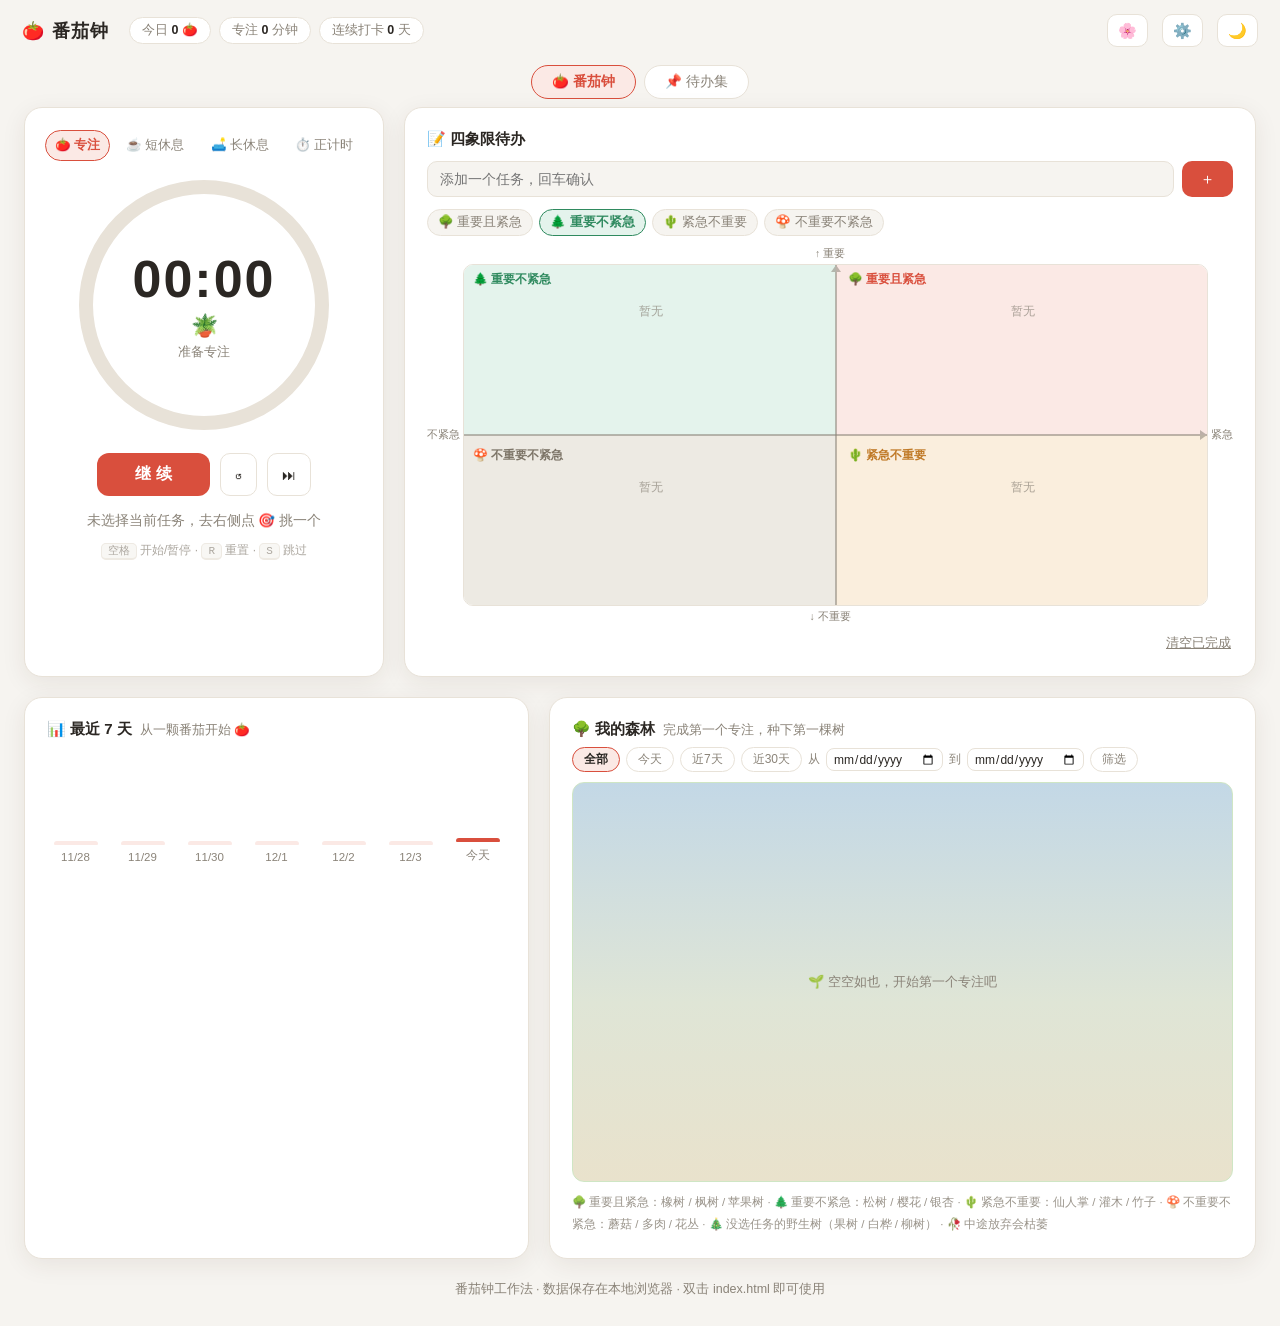
<file: tomato/index.html>
<!DOCTYPE html>
<html lang="zh-CN">
<head>
  <meta charset="UTF-8">
  <meta name="viewport" content="width=device-width, initial-scale=1.0">
  <meta name="description" content="番茄钟工作法：专注计时 + 待办清单 + 每日打卡统计，数据保存在本地浏览器">
  <title>番茄钟 · 专注 + 待办</title>
  <link rel="icon" href="data:image/svg+xml,<svg xmlns='http://www.w3.org/2000/svg' viewBox='0 0 100 100'><text y='.9em' font-size='90'>🍅</text></svg>">
  <style>
    :root {
      --bg: #f6f4f0;
      --card: #ffffff;
      --text: #2b2723;
      --muted: #8a8378;
      --line: #e8e2d8;
      --border: var(--line);   /* 森林筛选等处引用；暗色块的 --line 重定义会同步生效 */
      --accent: #d94f3d;
      --accent-soft: #fbe9e5;
      --ok: #3d9a6c;
      --ok-soft: #e4f3ec;
      --shadow: 0 6px 24px rgba(60, 40, 20, .08);
    }
    html[data-theme="dark"] {
      --bg: #1c1a18;
      --card: #262320;
      --text: #efe9e1;
      --muted: #9a9184;
      --line: #38332d;
      --border: var(--line);
      --accent: #e86850;
      --accent-soft: #3a2723;
      --ok: #5cba8a;
      --ok-soft: #21362b;
      --shadow: 0 6px 24px rgba(0, 0, 0, .35);
    }
    /* 护眼：与主页 🌿 主题同源配色（星历内嵌 ?theme=eye 时生效） */
    html[data-theme="eye"] {
      --bg: #cfe6d0;
      --card: #e6f2e7;
      --text: #2b4236;
      --muted: #5d7a68;
      --line: #b7d6bc;
      --accent: #3a8f5f;
      --accent-soft: #d8eedd;
      --ok: #3a8f5f;
      --ok-soft: #d8eedd;
      --shadow: 0 6px 24px rgba(43, 66, 54, .14);
    }
    /* 阶段配色：专注红 / 短休绿 / 长休蓝 */
    html[data-phase="focus"]  { --phase: var(--accent); --phase-soft: var(--accent-soft); }
    html[data-phase="short"]  { --phase: var(--ok);     --phase-soft: var(--ok-soft); }
    html[data-phase="long"]   { --phase: #4a7fd4;       --phase-soft: rgba(74, 127, 212, .14); }
    html[data-theme="dark"][data-phase="long"] { --phase: #6f9be0; }

    * { box-sizing: border-box; margin: 0; padding: 0; }
    body {
      font-family: "Microsoft YaHei", "PingFang SC", "Segoe UI", sans-serif;
      background: var(--bg);
      color: var(--text);
      min-height: 100vh;
      transition: background .3s, color .3s;
    }
    button { font-family: inherit; cursor: pointer; }
    input { font-family: inherit; }

    /* ======== 顶栏 ======== */
    .header {
      display: flex; align-items: center; gap: 14px;
      padding: 14px 22px;
    }
    .logo { display: flex; align-items: center; gap: 8px; font-size: 18px; }
    .logo b { letter-spacing: 1px; }
    .header .chips { display: flex; gap: 8px; margin-left: 6px; flex-wrap: wrap; }
    .chip {
      font-size: 12.5px; color: var(--muted);
      background: var(--card); border: 1px solid var(--line);
      border-radius: 999px; padding: 4px 12px;
    }
    .chip b { color: var(--text); }
    .header .spacer { flex: 1; }
    .btn {
      border: 1px solid var(--line); background: var(--card); color: var(--text);
      border-radius: 10px; padding: 8px 14px; font-size: 14px;
      transition: transform .08s, box-shadow .15s;
    }
    .btn:hover { box-shadow: var(--shadow); }
    .btn:active { transform: scale(.97); }
    .btn.icon { padding: 8px 10px; font-size: 15px; line-height: 1; }

    /* ======== 主体布局 ======== */
    .layout {
      display: grid; grid-template-columns: minmax(280px, 360px) minmax(430px, 1fr);
      gap: 20px; align-items: stretch;
      padding: 8px 24px 0;
      max-width: none; margin: 0;
    }
    .card {
      background: var(--card); border: 1px solid var(--line);
      border-radius: 18px; box-shadow: var(--shadow);
      padding: 22px;
    }

    /* ======== 计时器 ======== */
    .modes { display: flex; gap: 6px; justify-content: center; margin-bottom: 14px; }
    .modes button {
      border: 1px solid transparent; background: transparent; color: var(--muted);
      border-radius: 999px; padding: 6px 9px; font-size: 12.5px; white-space: nowrap;
    }
    .modes button.active {
      background: var(--phase-soft); color: var(--phase);
      border-color: var(--phase); font-weight: bold;
    }

    .ring-wrap { display: flex; justify-content: center; }
    .ring-box { position: relative; width: 260px; height: 260px; }
    .ring-box svg { width: 100%; height: 100%; transform: rotate(-90deg); }
    .ring-track { fill: none; stroke: var(--line); }
    .ring-bar {
      fill: none; stroke: var(--phase); stroke-linecap: round;
      transition: stroke-dashoffset .3s linear, stroke .3s;
    }
    .ring-center {
      position: absolute; inset: 0;
      display: flex; flex-direction: column; align-items: center; justify-content: center; gap: 4px;
    }
    .time-text { font-size: 52px; font-weight: bold; font-variant-numeric: tabular-nums; letter-spacing: 2px; cursor: pointer; }
    .time-input {
      width: 150px; font-size: 38px; font-weight: bold; text-align: center;
      border: none; border-bottom: 2px solid var(--phase); background: transparent;
      color: var(--text); outline: none; font-family: inherit;
    }
    .sapling { font-size: 22px; height: 26px; line-height: 1.2; cursor: pointer; }
    .phase-hint { font-size: 13px; color: var(--muted); }

    .controls { display: flex; gap: 10px; justify-content: center; margin-top: 18px; }
    .btn.main {
      background: var(--phase); color: #fff; border: none;
      font-size: 16px; font-weight: bold; padding: 11px 38px; border-radius: 12px;
    }
    .current-task {
      margin-top: 16px; text-align: center; font-size: 13.5px; color: var(--muted);
      min-height: 20px; overflow: hidden; text-overflow: ellipsis; white-space: nowrap;
    }
    .current-task b { color: var(--text); }
    .kbd-hint { text-align: center; font-size: 12px; color: var(--muted); opacity: .7; margin-top: 10px; }
    kbd {
      border: 1px solid var(--line); border-bottom-width: 2px; border-radius: 5px;
      padding: 1px 6px; font-size: 11px; background: var(--bg);
    }

    /* ======== 待办 ======== */
    .todo-card h3 { font-size: 15px; margin-bottom: 12px; display: flex; align-items: center; }
    .todo-card h3 .count { margin-left: auto; font-size: 12.5px; color: var(--muted); font-weight: normal; }
    .todo-add { display: flex; gap: 8px; margin-bottom: 12px; }
    .todo-add input {
      flex: 1; border: 1px solid var(--line); border-radius: 10px;
      background: var(--bg); color: var(--text);
      padding: 9px 12px; font-size: 14px; outline: none;
    }
    .todo-add input:focus { border-color: var(--phase); }
    .todo-add button {
      border: none; background: var(--phase); color: #fff;
      border-radius: 10px; padding: 0 18px; font-size: 15px;
    }
    .q-picker { display: flex; gap: 6px; flex-wrap: wrap; margin-bottom: 10px; }
    .q-picker button {
      border: 1px solid var(--line); background: var(--bg); color: var(--muted);
      border-radius: 999px; padding: 4px 10px; font-size: 12.5px;
    }
    .q-picker button.active { font-weight: bold; color: var(--qc); border-color: var(--qc); background: var(--qbg); }
    .q-picker button[data-q="1"], .quad[data-q="1"] { --qc: #d94f3d; --qbg: #fbe9e5; }
    .q-picker button[data-q="2"], .quad[data-q="2"] { --qc: #2f8a5f; --qbg: #e4f3ec; }
    .q-picker button[data-q="3"], .quad[data-q="3"] { --qc: #c07a28; --qbg: #faeedd; }
    .q-picker button[data-q="4"], .quad[data-q="4"] { --qc: #7d7568; --qbg: #edeae3; }
    html[data-theme="dark"] .q-picker button[data-q="1"], html[data-theme="dark"] .quad[data-q="1"] { --qc: #e86850; --qbg: #3a2723; }
    html[data-theme="dark"] .q-picker button[data-q="2"], html[data-theme="dark"] .quad[data-q="2"] { --qc: #5cba8a; --qbg: #21362b; }
    html[data-theme="dark"] .q-picker button[data-q="3"], html[data-theme="dark"] .quad[data-q="3"] { --qc: #e0a055; --qbg: #3a2f21; }
    html[data-theme="dark"] .q-picker button[data-q="4"], html[data-theme="dark"] .quad[data-q="4"] { --qc: #9a9184; --qbg: #2e2b27; }
    .matrix-wrap { display: flex; flex-direction: column; }
    .ax { font-size: 10.5px; color: var(--muted); line-height: 1.4; }
    .ax-top { text-align: center; margin-bottom: 3px; }
    .ax-bottom { text-align: center; margin-top: 3px; }
    .ax-mid { display: flex; align-items: stretch; gap: 3px; }
    .ax-side { display: flex; align-items: center; flex-shrink: 0; }
    .matrix {
      position: relative; display: grid; grid-template-columns: 1fr 1fr; flex: 1;
      border: 1px solid var(--line); border-radius: 10px; overflow: hidden;
    }
    .axis-v { position: absolute; left: 50%; top: 0; bottom: 0; width: 2px; margin-left: -1px; background: var(--muted); opacity: .55; z-index: 2; }
    .axis-v::before {
      content: ""; position: absolute; top: 0; left: 50%; transform: translateX(-50%);
      border: 5px solid transparent; border-top: 0; border-bottom: 7px solid var(--muted);
    }
    .axis-h { position: absolute; top: 50%; left: 0; right: 0; height: 2px; margin-top: -1px; background: var(--muted); opacity: .55; z-index: 2; }
    .axis-h::after {
      content: ""; position: absolute; right: 0; top: 50%; transform: translateY(-50%);
      border: 5px solid transparent; border-right: 0; border-left: 7px solid var(--muted);
    }
    .quad {
      background: var(--qbg); padding: 8px 8px 10px; min-height: 170px;
      display: flex; flex-direction: column;
    }
    .quad[data-q="2"] { padding: 6px 6px 12px 9px; }
    .quad[data-q="1"] { padding: 6px 9px 12px 12px; }
    .quad[data-q="4"] { padding: 12px 6px 8px 9px; }
    .quad[data-q="3"] { padding: 12px 9px 8px 12px; }
    .quad-qhead {
      display: flex; align-items: center; gap: 4px;
      font-size: 12px; font-weight: bold; color: var(--qc); margin-bottom: 6px;
    }
    .quad-qhead .n { margin-left: auto; font-weight: normal; color: var(--muted); }
    .quad ul { list-style: none; display: flex; flex-direction: column; gap: 4px; }
    .quad .todo-item { padding: 5px; font-size: 12.5px; background: var(--card); gap: 4px; }
    .quad .todo-item.current { background: var(--phase-soft); border-color: var(--phase); }
    .quad .todo-item .pomo { font-size: 11px; }
    .quad-empty { font-size: 11.5px; color: var(--muted); opacity: .7; text-align: center; padding: 10px 0; list-style: none; }
    .qtag { border: none; background: none; font-size: 12px; padding: 0 1px; flex-shrink: 0; }

    /* ======== 截止日期标签 ======== */
    .due-btn { border: none; background: none; padding: 0; font-size: 11px; flex-shrink: 0; }
    .due-btn.none { color: var(--muted); opacity: .45; }
    .due-btn.none:hover { opacity: 1; }
    .due-chip {
      display: inline-block; padding: 2px 7px; border-radius: 999px;
      font-size: 10.5px; font-weight: bold; white-space: nowrap;
    }
    .due-chip.l0 { background: var(--line); color: var(--muted); }
    .due-chip.l1 { background: #fdf3d7; color: #a67c00; }
    .due-chip.l2 { background: #fdeadd; color: #c05621; }
    .due-chip.l3 { background: #fde3e0; color: #d23f30; }
    .due-chip.l4 { background: #d23f30; color: #fff; }
    html[data-theme="dark"] .due-chip.l1 { background: #3a331b; color: #e6c95c; }
    html[data-theme="dark"] .due-chip.l2 { background: #3c2b1a; color: #f0a868; }
    html[data-theme="dark"] .due-chip.l3 { background: #42211d; color: #ff8a7a; }
    html[data-theme="dark"] .due-chip.l4 { background: #6b1f18; color: #ffb3ab; }
    .due-input {
      border: 1px solid var(--line); background: var(--bg); color: var(--text);
      border-radius: 6px; font-size: 11px; padding: 2px 4px; outline: none; flex-shrink: 0;
    }
    .todo-item {
      display: flex; align-items: center; gap: 8px;
      border: 1px solid var(--line); border-radius: 10px; padding: 8px 10px;
      transition: background .15s, border-color .15s;
    }
    .todo-item.current { border-color: var(--phase); background: var(--phase-soft); }
    .todo-item.done { opacity: .5; }
    .todo-item .pick {
      border: none; background: none; font-size: 15px; color: var(--muted);
      padding: 2px 4px; flex-shrink: 0;
    }
    .todo-item.current .pick { color: var(--phase); }
    .todo-item .txt { flex: 1; font-size: 14px; word-break: break-all; cursor: default; }
    .todo-item.done .txt { text-decoration: line-through; }
    .todo-item .pomo { font-size: 12px; color: var(--muted); flex-shrink: 0; }
    .todo-item .del {
      border: none; background: none; color: var(--muted);
      font-size: 13px; padding: 2px 4px; opacity: .6; flex-shrink: 0;
    }
    .todo-item .del:hover { opacity: 1; color: var(--accent); }
    .todo-empty { text-align: center; color: var(--muted); font-size: 13px; padding: 26px 0; }
    .todo-foot { margin-top: 10px; text-align: right; }
    .link-btn {
      border: none; background: none; color: var(--muted); font-size: 12.5px;
      text-decoration: underline; padding: 2px;
    }
    .link-btn:hover { color: var(--accent); }

    /* ======== 最近 7 天 ======== */
    .bottom-grid {
      display: grid; grid-template-columns: minmax(280px, 5fr) 7fr; gap: 20px;
      max-width: none; margin: 20px 0 0; padding: 0 24px;
    }
    /* ======== 我的森林 ======== */
    .forest-card { transition: box-shadow .4s; }
    .forest-card.flash { animation: forest-flash 2.4s ease; }
    @keyframes forest-flash {
      0%, 100% { box-shadow: 0 0 0 0 rgba(217, 79, 61, 0); }
      18%, 62% { box-shadow: 0 0 0 4px rgba(217, 79, 61, .55); }
    }
    .forest-card h3 { font-size: 15px; margin-bottom: 12px; }
    .forest-card h3 span { font-size: 12.5px; color: var(--muted); font-weight: normal; margin-left: 8px; }
    /* 森林时间范围筛选 */
    .forest-filter {
      display: flex; align-items: center; gap: 6px; flex-wrap: wrap;
      margin: -4px 0 10px;
    }
    .ff-btn {
      border: 1.5px solid var(--border); background: var(--card); color: var(--muted);
      border-radius: 999px; padding: 3.5px 11px; font-size: 12px; line-height: 1.3;
      cursor: pointer; transition: .15s;
    }
    .ff-btn:hover { border-color: var(--phase); color: var(--text); }
    .ff-btn.active { border-color: var(--phase); background: var(--phase-soft); color: var(--text); font-weight: 600; }
    .forest-filter input[type="date"] {
      border: 1.5px solid var(--border); border-radius: 8px; background: var(--card);
      color: var(--text); font-size: 12px; padding: 2.5px 6px; font-family: inherit;
    }
    .forest-filter input[type="date"]:focus { outline: none; border-color: var(--phase); }
    .ff-dash { font-size: 11.5px; color: var(--muted); }
    .forest { min-height: 110px; }
    .forest-screen {
      position: relative; height: 400px; border-radius: 12px; overflow: hidden;
      background: linear-gradient(180deg, #c3d8e6 0%, #dfe5d6 55%, #e9e2cc 100%);
      border: 1px solid #cfe6c4;
    }
    html[data-theme="dark"] .forest-screen {
      background: linear-gradient(180deg, #121b29 0%, #17231d 58%, #1c2a20 100%);
      border-color: #2e4033;
    }
    .fs-sun {
      position: absolute; top: 12px; right: 28px; width: 96px; height: 96px; border-radius: 50%;
      background: radial-gradient(circle, rgba(255, 244, 214, .95) 0%, rgba(255, 238, 195, .4) 34%, rgba(255, 238, 195, 0) 68%);
    }
    html[data-theme="dark"] .fs-sun { display: none; }
    .fs-moon {
      display: none; position: absolute; top: 20px; right: 38px; width: 24px; height: 24px; border-radius: 50%;
      background: #d9dee3; box-shadow: inset -5px 3px 0 0 #9aa5ae, 0 0 14px 4px rgba(217, 222, 227, .25);
    }
    html[data-theme="dark"] .fs-moon { display: block; }
    .fs-stars {
      display: none; position: absolute; inset: 0 0 50%;
      background-image:
        radial-gradient(1.4px 1.4px at 12% 30%, rgba(255,255,255,.9) 50%, transparent 51%),
        radial-gradient(1px 1px at 30% 15%, rgba(255,255,255,.7) 50%, transparent 51%),
        radial-gradient(1.5px 1.5px at 55% 24%, rgba(255,255,255,.85) 50%, transparent 51%),
        radial-gradient(1px 1px at 74% 12%, rgba(255,255,255,.6) 50%, transparent 51%),
        radial-gradient(1.2px 1.2px at 88% 30%, rgba(255,255,255,.8) 50%, transparent 51%);
    }
    html[data-theme="dark"] .fs-stars { display: block; }
    .fs-cloud { position: absolute; height: 12px; border-radius: 999px; background: rgba(255, 255, 255, .75); filter: blur(3px); }
    .fs-cloud::before {
      content: ""; position: absolute; top: -6px; left: 12px; width: 20px; height: 20px;
      border-radius: 50%; background: inherit;
    }
    .fs-cloud::after {
      content: ""; position: absolute; top: -4px; right: 14px; width: 15px; height: 15px;
      border-radius: 50%; background: inherit;
    }
    .fs-cloud.c1 { top: 30px; left: 10%; width: 62px; }
    .fs-cloud.c2 { top: 60px; right: 18%; width: 46px; opacity: .7; }
    html[data-theme="dark"] .fs-cloud { background: rgba(255, 255, 255, .06); }
    .fs-hills { position: absolute; left: 0; right: 0; bottom: 0; width: 100%; height: 52%; }
    .hill-back { fill: #b7c9ac; }
    .hill-mid { fill: #94b287; }
    .hill-front { fill: #7fa374; }
    html[data-theme="dark"] .hill-back { fill: #26382c; }
    html[data-theme="dark"] .hill-mid { fill: #20302a; }
    html[data-theme="dark"] .hill-front { fill: #1a2a20; }
    .hill-mist { fill: #f2f7ee; opacity: .3; filter: blur(2px); }
    html[data-theme="dark"] .hill-mist { fill: #a8c4de; opacity: .08; }
    .fs-tree { position: absolute; transform-origin: bottom center; line-height: 0; }
    .fs-tree.new { animation: fadein .6s; }
    @keyframes fadein { from { opacity: 0; } }
    .f-more { position: absolute; right: 8px; bottom: 6px; font-size: 11px; color: var(--muted); z-index: 5; }
    .forest-screen .forest-empty {
      position: absolute; inset: 0; display: flex; align-items: center; justify-content: center;
      padding: 0; color: var(--muted); font-size: 13px;
    }
    .forest-legend { margin-top: 10px; font-size: 11.5px; color: var(--muted); line-height: 1.9; opacity: .85; }
    .week-card h3 { font-size: 15px; margin-bottom: 14px; }
    .week-card h3 span { font-size: 12.5px; color: var(--muted); font-weight: normal; margin-left: 8px; }
    .week-bars { display: flex; align-items: flex-end; gap: 10px; height: 110px; }
    .week-col { flex: 1; display: flex; flex-direction: column; align-items: center; gap: 6px; height: 100%; justify-content: flex-end; }
    .week-bar {
      width: 100%; max-width: 44px; border-radius: 8px 8px 3px 3px;
      background: var(--phase-soft); position: relative; min-height: 3px;
      transition: height .4s;
    }
    .week-bar.today { background: var(--phase); }
    .week-bar .num {
      position: absolute; top: -20px; left: 50%; transform: translateX(-50%);
      font-size: 11.5px; color: var(--muted);
    }
    .week-lbl { font-size: 11.5px; color: var(--muted); }

    footer { text-align: center; color: var(--muted); font-size: 12.5px; padding: 22px 0 28px; }

    /* ======== 设置弹窗 ======== */
    .modal-mask {
      position: fixed; inset: 0; background: rgba(0, 0, 0, .45);
      display: flex; align-items: center; justify-content: center; z-index: 50; padding: 16px;
    }
    .modal-mask[hidden] { display: none; }
    .modal {
      background: var(--card); color: var(--text);
      border-radius: 16px; padding: 22px 24px; width: 100%; max-width: 380px;
      box-shadow: var(--shadow); max-height: 90vh; overflow-y: auto;
    }
    .modal h3 { font-size: 16px; margin-bottom: 16px; }
    .set-row { display: flex; align-items: center; justify-content: space-between; gap: 10px; padding: 8px 0; }
    .set-row label { font-size: 14px; }
    .set-row .sub { display: block; font-size: 12px; color: var(--muted); margin-top: 2px; }
    .set-row input[type="number"] {
      width: 72px; border: 1px solid var(--line); border-radius: 8px;
      background: var(--bg); color: var(--text);
      padding: 6px 8px; font-size: 14px; text-align: center; outline: none;
    }
    .switch { position: relative; width: 44px; height: 24px; flex-shrink: 0; }
    .switch input { opacity: 0; width: 0; height: 0; }
    .switch i {
      position: absolute; inset: 0; background: var(--line); border-radius: 999px;
      transition: background .2s; cursor: pointer;
    }
    .switch i::after {
      content: ""; position: absolute; top: 3px; left: 3px;
      width: 18px; height: 18px; border-radius: 50%; background: #fff;
      transition: left .2s; box-shadow: 0 1px 3px rgba(0,0,0,.3);
    }
    .switch input:checked + i { background: var(--phase); }
    .switch input:checked + i::after { left: 23px; }
    .modal .divider { border: none; border-top: 1px solid var(--line); margin: 12px 0; }
    .modal-actions { display: flex; gap: 8px; justify-content: flex-end; margin-top: 16px; }
    .modal-actions .left { margin-right: auto; display: flex; gap: 8px; }
    .danger { color: var(--accent) !important; }

    /* ======== 生理周期 ======== */
    .p-pred { background: var(--bg); border-radius: 12px; padding: 12px 14px; margin-bottom: 12px; }
    .p-pred .row { display: flex; justify-content: space-between; gap: 10px; font-size: 13px; padding: 3px 0; }
    .p-pred .row .lbl { color: var(--muted); flex-shrink: 0; }
    .p-badge {
      display: inline-block; background: var(--accent-soft); color: var(--accent);
      border-radius: 999px; padding: 3px 12px; font-size: 12.5px; font-weight: bold; margin-bottom: 10px;
    }
    .p-sect { font-size: 12.5px; color: var(--muted); margin: 4px 0 6px; }
    .p-records { max-height: 150px; overflow-y: auto; }
    .p-rec { display: flex; align-items: center; gap: 8px; padding: 6px 4px; font-size: 13.5px; border-bottom: 1px dashed var(--line); }
    .p-rec .len { margin-left: auto; font-size: 12px; color: var(--muted); }
    .p-rec .del { border: none; background: none; color: var(--muted); font-size: 12px; padding: 2px 4px; opacity: .6; }
    .p-rec .del:hover { opacity: 1; color: var(--accent); }
    .p-add { display: flex; gap: 8px; margin: 12px 0; }
    .p-add input[type="date"] {
      flex: 1; border: 1px solid var(--line); border-radius: 10px;
      background: var(--bg); color: var(--text); padding: 8px 10px; font-size: 13.5px; outline: none;
    }
    select {
      border: 1px solid var(--line); border-radius: 8px;
      background: var(--bg); color: var(--text); padding: 6px 8px; font-size: 13px; outline: none;
    }
    .p-disclaim { font-size: 11.5px; color: var(--muted); line-height: 1.8; margin-top: 10px; }
    .p-empty-tip { font-size: 13px; color: var(--muted); text-align: center; padding: 18px 0 8px; }

    /* ======== 树种选择 ======== */
    .tree-grid { display: grid; grid-template-columns: repeat(5, 1fr); gap: 8px; max-height: 56vh; overflow-y: auto; }
    .tree-opt {
      border: 1px solid var(--line); background: var(--bg); color: var(--muted);
      border-radius: 10px; padding: 6px 2px 4px; cursor: pointer;
      display: flex; flex-direction: column; align-items: center; gap: 2px;
      font-size: 11px;
    }
    .tree-opt:hover { border-color: var(--phase); }
    .tree-opt.active { border-color: var(--phase); background: var(--phase-soft); color: var(--text); font-weight: bold; }
    .tree-opt .tree-dice { height: 46px; display: flex; align-items: center; font-size: 26px; }

    /* ======== 视图切换 ======== */
    .views { display: flex; gap: 8px; justify-content: center; padding: 4px 20px 0; }
    .views button {
      border: 1px solid var(--line); background: var(--card); color: var(--muted);
      border-radius: 999px; padding: 7px 20px; font-size: 13.5px;
    }
    .views button.active { color: var(--accent); border-color: var(--accent); background: var(--accent-soft); font-weight: bold; }

    /* ======== 待办集 ======== */
    .sets-page { max-width: 640px; margin: 14px auto 0; padding: 0 20px 10px; display: flex; flex-direction: column; gap: 18px; }
    .set-group { background: var(--card); border: 1px solid var(--line); border-radius: 16px; box-shadow: var(--shadow); overflow: hidden; }
    .set-head { display: flex; align-items: center; gap: 8px; padding: 12px 14px; border-left: 5px solid var(--gc, var(--accent)); }
    .set-head .gname { font-size: 15px; font-weight: bold; }
    .set-head .gstat { font-size: 12px; color: var(--muted); }
    .set-head .spacer { flex: 1; }
    .set-head button { border: none; background: none; color: var(--muted); font-size: 15px; padding: 2px 6px; }
    .set-head button:hover { color: var(--text); }
    .set-body { padding: 0 12px 12px; display: flex; flex-direction: column; gap: 8px; }
    .habit-card {
      display: flex; align-items: center; gap: 10px;
      background: color-mix(in srgb, var(--gc, var(--accent)) 12%, var(--card));
      border: 1px solid var(--line); border-left: 4px solid var(--gc, var(--accent));
      border-radius: 12px; padding: 10px 12px;
    }
    .h-main { flex: 1; min-width: 0; }
    .h-name { font-size: 14.5px; font-weight: bold; overflow: hidden; text-overflow: ellipsis; white-space: nowrap; }
    .h-sub { font-size: 12px; color: var(--muted); margin-top: 2px; }
    .h-ring {
      width: 36px; height: 36px; border-radius: 50%; flex-shrink: 0;
      background: conic-gradient(var(--gc, var(--accent)) calc(var(--p, 0) * 1%), var(--line) 0);
      display: flex; align-items: center; justify-content: center;
    }
    .h-ring i {
      width: 26px; height: 26px; border-radius: 50%; background: var(--card);
      display: flex; align-items: center; justify-content: center;
      font-style: normal; font-size: 8.5px; color: var(--muted);
    }
    .h-btn {
      border: none; background: var(--gc, var(--accent)); color: #fff;
      border-radius: 10px; padding: 8px 14px; font-size: 14px; font-weight: bold; flex-shrink: 0;
    }
    .h-btn:disabled { opacity: .5; }
    .h-mini {
      border: 1px solid var(--line); background: var(--card); color: var(--muted);
      border-radius: 8px; padding: 6px 9px; font-size: 12px; flex-shrink: 0;
    }
    .h-del { border: none; background: none; color: var(--muted); opacity: .55; font-size: 13px; flex-shrink: 0; padding: 4px 2px; }
    .h-del:hover { opacity: 1; color: var(--accent); }
    .h-form { display: flex; gap: 6px; align-items: center; flex-wrap: wrap; }
    .h-form input {
      flex: 1; min-width: 0; border: 1px solid var(--line); border-radius: 10px;
      background: var(--bg); color: var(--text); padding: 8px 10px; font-size: 13px; outline: none;
    }
    .h-form input[type="number"] { flex: 0 0 64px; text-align: center; }
    .h-form select { flex-shrink: 0; font-size: 12.5px; }
    .h-unit { font-size: 11px; color: var(--muted); flex-shrink: 0; align-self: center; }
    .sets-add { display: flex; gap: 8px; justify-content: center; align-items: center; }
    .sets-add button { border: 1px dashed var(--line); background: none; color: var(--muted); border-radius: 12px; padding: 10px 22px; font-size: 13.5px; }
    .sets-add button:hover { color: var(--accent); border-color: var(--accent); }
    .sets-empty { text-align: center; color: var(--muted); font-size: 13px; padding: 40px 0; }

    /* ======== 圆盘取色器 ======== */
    .color-pop {
      position: fixed; z-index: 60; background: var(--card); color: var(--text);
      border: 1px solid var(--line); border-radius: 12px; box-shadow: var(--shadow);
      padding: 12px; width: 176px; display: flex; flex-direction: column; gap: 8px;
    }
    .color-pop[hidden] { display: none; }
    .cp-wrap { position: relative; align-self: center; }
    #wheelCv { width: 150px; height: 150px; border-radius: 50%; cursor: crosshair; display: block; }
    .cp-marker {
      position: absolute; width: 12px; height: 12px; border: 2.5px solid #fff;
      border-radius: 50%; box-shadow: 0 0 4px rgba(0, 0, 0, .5);
      pointer-events: none; transform: translate(-50%, 50%);
    }
    .color-pop input[type="range"] { width: 100%; accent-color: var(--phase); }
    .cp-row { display: flex; align-items: center; gap: 8px; }
    .cp-preview {
      width: 28px; height: 28px; border-radius: 8px; flex-shrink: 0;
      border: 1px solid var(--line); display: inline-block;
    }
    .cp-hex { font-size: 12px; color: var(--muted); text-transform: uppercase; }
    .cp-presets { display: flex; gap: 6px; justify-content: center; }
    .cp-presets i {
      width: 20px; height: 20px; border-radius: 50%; cursor: pointer;
      border: 1px solid rgba(0, 0, 0, .12);
    }
    .cp-presets i:hover { transform: scale(1.15); }
    .cp-actions { display: flex; justify-content: flex-end; gap: 6px; }
    .cp-btn { border: 1px solid var(--line); }

    /* ======== 响应式 ======== */
    @media (max-width: 820px) {
      .layout { grid-template-columns: 1fr; }
      .bottom-grid { grid-template-columns: 1fr; }
      .header { flex-wrap: wrap; }
      .time-text { font-size: 44px; }
    }

    /* 完成时标题闪烁提醒 */
    body.flash .time-text { animation: blink .5s step-end infinite alternate; }
    @keyframes blink { 50% { opacity: .25; } }
  </style>
</head>
<body>

  <!-- ======== 顶栏 ======== -->
  <header class="header">
    <div class="logo"><span>🍅</span><b>番茄钟</b></div>
    <div class="chips">
      <span class="chip">今日 <b id="chipToday">0</b> 🍅</span>
      <span class="chip">专注 <b id="chipMinutes">0</b> 分钟</span>
      <span class="chip">连续打卡 <b id="chipStreak">0</b> 天</span>
    </div>
    <div class="spacer"></div>
    <button class="btn icon" id="periodBtn" title="生理周期">🌸</button>
    <button class="btn icon" id="settingsBtn" title="设置">⚙️</button>
    <button class="btn icon" id="themeBtn" title="切换亮色 / 暗色主题">🌙</button>
  </header>

  <!-- ======== 视图切换 ======== -->
  <nav class="views" id="views">
    <button data-view="timer" class="active" type="button">🍅 番茄钟</button>
    <button data-view="sets" type="button">📌 待办集</button>
  </nav>

  <!-- ======== 番茄钟视图 ======== -->
  <div id="viewTimer">
  <div class="layout">

    <!-- 计时器 -->
    <section class="card">
      <div class="modes" id="modes">
        <button data-phase="focus" class="active" type="button">🍅 专注</button>
        <button data-phase="short" type="button">☕ 短休息</button>
        <button data-phase="long" type="button">🛋️ 长休息</button>
        <button data-phase="up" type="button">⏱️ 正计时</button>
      </div>

      <div class="ring-wrap">
        <div class="ring-box">
          <svg viewBox="0 0 260 260">
            <circle class="ring-track" cx="130" cy="130" r="118" stroke-width="14"></circle>
            <circle class="ring-bar" id="ringBar" cx="130" cy="130" r="118" stroke-width="14"></circle>
          </svg>
            <div class="ring-center">
              <div class="time-text" id="timeText">25:00</div>
              <input class="time-input" id="timeInput" type="number" min="1" max="180" hidden>
              <div class="sapling" id="sapling">🌱</div>
              <div class="phase-hint" id="phaseHint">准备专注</div>
            </div>
        </div>
      </div>

      <div class="controls">
        <button class="btn main" id="startBtn">开 始</button>
        <button class="btn" id="resetBtn" title="重置当前阶段">↺</button>
        <button class="btn" id="skipBtn" title="跳过当前阶段">⏭</button>
      </div>

      <div class="current-task" id="currentTask">未选择当前任务，去右侧点 🎯 挑一个</div>
      <div class="kbd-hint"><kbd>空格</kbd> 开始/暂停 · <kbd>R</kbd> 重置 · <kbd>S</kbd> 跳过</div>
    </section>

    <!-- 待办清单 -->
    <section class="card todo-card">
      <h3>📝 四象限待办 <span class="count" id="todoCount"></span></h3>
      <div class="todo-add">
        <input id="todoInput" type="text" maxlength="80" placeholder="添加一个任务，回车确认" autocomplete="off">
        <button id="todoAddBtn" title="添加">＋</button>
      </div>
      <div class="q-picker" id="qPicker" title="选择新任务放入的象限（横轴：紧急程度，纵轴：重要程度）">
        <button data-q="1" type="button">🌳 重要且紧急</button>
        <button data-q="2" type="button" class="active">🌲 重要不紧急</button>
        <button data-q="3" type="button">🌵 紧急不重要</button>
        <button data-q="4" type="button">🍄 不重要不紧急</button>
      </div>
      <div class="matrix-wrap">
        <div class="ax ax-top">↑ 重要</div>
        <div class="ax-mid">
          <span class="ax ax-side">不紧急</span>
          <div class="matrix" id="matrix">
            <div class="axis-v"></div>
            <div class="axis-h"></div>
          </div>
          <span class="ax ax-side">紧急</span>
        </div>
        <div class="ax ax-bottom">↓ 不重要</div>
      </div>
      <div class="todo-foot"><button class="link-btn" id="clearDoneBtn">清空已完成</button></div>
    </section>
  </div>

  <!-- ======== 统计与森林 ======== -->
  <div class="bottom-grid">
    <section class="card week-card">
      <h3>📊 最近 7 天<span id="weekSummary"></span></h3>
      <div class="week-bars" id="weekBars"></div>
    </section>

    <section class="card forest-card">
      <h3>🌳 我的森林<span id="forestSummary"></span></h3>
      <div class="forest-filter" id="forestFilter">
        <button type="button" class="ff-btn active" data-r="all">全部</button>
        <button type="button" class="ff-btn" data-r="today">今天</button>
        <button type="button" class="ff-btn" data-r="d7">近7天</button>
        <button type="button" class="ff-btn" data-r="d30">近30天</button>
        <span class="ff-dash">从</span><input type="date" id="ffFrom" title="开始日期（含）">
        <span class="ff-dash">到</span><input type="date" id="ffTo" title="结束日期（含）">
        <button type="button" class="ff-btn" data-r="apply">筛选</button>
        <button type="button" class="ff-btn" data-r="clear" hidden>× 清除范围</button>
      </div>
      <div class="forest" id="forestBox"></div>
      <div class="forest-legend">🌳 重要且紧急：橡树 / 枫树 / 苹果树 · 🌲 重要不紧急：松树 / 樱花 / 银杏 · 🌵 紧急不重要：仙人掌 / 灌木 / 竹子 · 🍄 不重要不紧急：蘑菇 / 多肉 / 花丛 · 🎄 没选任务的野生树（果树 / 白桦 / 柳树） · 🥀 中途放弃会枯萎</div>
    </section>
  </div>
  </div><!-- /viewTimer -->

  <!-- ======== 待办集视图 ======== -->
  <div id="viewSets" hidden>
    <div class="sets-page" id="setsPage"></div>
  </div>

  <footer>番茄钟工作法 · 数据保存在本地浏览器 · 双击 index.html 即可使用</footer>

  <!-- ======== 设置弹窗 ======== -->
  <div class="modal-mask" id="settingsMask" hidden>
    <div class="modal">
      <h3>⚙️ 设置</h3>
      <div class="set-row">
        <label>专注时长（分钟）</label>
        <input type="number" id="setFocus" min="1" max="180">
      </div>
      <div class="set-row">
        <label>短休息（分钟）</label>
        <input type="number" id="setShort" min="1" max="60">
      </div>
      <div class="set-row">
        <label>长休息（分钟）</label>
        <input type="number" id="setLong" min="1" max="120">
      </div>
      <div class="set-row">
        <label>每几轮进入长休息</label>
        <input type="number" id="setLongEvery" min="2" max="10">
      </div>
      <div class="set-row">
        <label>截止·红色标签（小时内）</label>
        <input type="number" id="setDueH" min="1" max="72">
      </div>
      <div class="set-row">
        <label>截止·橙色标签（天内）</label>
        <input type="number" id="setDue3" min="1" max="30">
      </div>
      <div class="set-row">
        <label>截止·黄色标签（天内）</label>
        <input type="number" id="setDue7" min="1" max="30">
      </div>
      <hr class="divider">
      <div class="set-row">
        <label>自动开始下一阶段<span class="sub">专注结束自动进入休息，休息结束自动开始下一轮</span></label>
        <span class="switch"><input type="checkbox" id="setAuto"><i></i></span>
      </div>
      <div class="set-row">
        <label>提示音</label>
        <span class="switch"><input type="checkbox" id="setSound" checked><i></i></span>
      </div>
      <div class="set-row">
        <label>桌面通知<span class="sub">需要浏览器授权，页面在后台也能收到</span></label>
        <span class="switch"><input type="checkbox" id="setNotify"><i></i></span>
      </div>
      <hr class="divider">
      <div class="set-row">
        <label>数据备份<span class="sub">导出 / 导入 待办与统计（JSON）</span></label>
        <span>
          <button class="btn icon" id="exportBtn" title="导出备份">⬇️</button>
          <button class="btn icon" id="importBtn" title="导入备份">⬆️</button>
        </span>
      </div>
      <div class="modal-actions">
        <span class="left"><button class="btn danger" id="wipeBtn">清空所有数据</button></span>
        <button class="btn" id="settingsClose">完成</button>
      </div>
    </div>
  </div>
  <!-- ======== 生理周期弹窗 ======== -->
  <div class="modal-mask" id="periodMask" hidden>
    <div class="modal">
      <h3>🌸 生理周期</h3>
      <div id="periodBody"></div>
      <div class="p-add">
        <input type="date" id="pDate">
        <button class="btn" id="pAddBtn">＋ 记录月经第一天</button>
      </div>
      <hr class="divider">
      <div class="set-row">
        <label>经期天数</label>
        <input type="number" id="pLen" min="1" max="14">
      </div>
      <div class="set-row">
        <label>周期天数<span class="sub">自动 = 取最近记录的平均间隔</span></label>
        <span>
          <select id="pMode"><option value="auto">自动</option><option value="manual">手动</option></select>
          <input type="number" id="pManual" min="20" max="45" style="width:62px;">
        </span>
      </div>
      <div class="p-disclaim">以上为日历法估算，仅供日常参考，不构成医学建议，也不能用于避孕；周期受压力、作息、运动等影响会有波动，连续异常请咨询医生。数据只保存在本地浏览器，导出备份时会一并包含。</div>
      <div class="modal-actions"><button class="btn" id="periodClose">完成</button></div>
    </div>
  </div>
  <!-- ======== 圆盘取色器 ======== -->
  <div class="color-pop" id="colorPop" hidden>
    <div class="cp-wrap">
      <canvas id="wheelCv" width="150" height="150"></canvas>
      <div class="cp-marker" id="cpMarker" hidden></div>
    </div>
    <input type="range" id="lightRange" min="15" max="92" value="55" title="明度">
    <div class="cp-row">
      <span class="cp-preview" id="cpPrev"></span>
      <span class="cp-hex" id="cpHex">#000000</span>
    </div>
    <div class="cp-presets" id="cpPresets"></div>
    <div class="cp-actions">
      <button class="btn" id="cpCancel" type="button">取消</button>
      <button class="btn" id="cpOk" type="button">应用</button>
    </div>
  </div>

  <!-- ======== 树种选择弹窗 ======== -->
  <div class="modal-mask" id="treeMask" hidden>
    <div class="modal">
      <h3>🌳 选择树种</h3>
      <div class="tree-grid" id="treeGrid"></div>
      <div class="p-disclaim">选「随机」就按当前任务的象限自动挑一种；选定品种后，之后种的树都用它</div>
      <div class="modal-actions"><button class="btn" id="treeClose">完成</button></div>
    </div>
  </div>
  <input type="file" id="importFile" accept=".json" hidden>

  <script>
  "use strict";

  /* ================================================================
     番茄钟 · 专注计时 + 待办 + 打卡统计
     - 计时基于时间戳（endTime），标签页被浏览器降频也不会走慢
     - 数据统一存 localStorage，跨阶段/跨天自动滚动
  ================================================================ */

  const LS_KEY = "pomodoro.v1";
  const RUN_KEY = "pomodoro.run.v1";   // 运行态（关弹窗/刷新后按时间戳续算）
  const PHASE_NAMES = { focus: "专注", short: "短休息", long: "长休息" };
  const PHASE_HINT  = { focus: "准备专注", short: "喝口水，站起来走走", long: "好好休息一下" };
  // 四象限（横轴：紧急程度，纵轴：重要程度），象限决定种出的树种
  const QUADS = {
    1: { icon: "🌳", name: "重要且紧急" },
    2: { icon: "🌲", name: "重要不紧急" },
    3: { icon: "🌵", name: "紧急不重要" },
    4: { icon: "🍄", name: "不重要不紧急" },
    0: { icon: "🎄", name: "野生树" },
    "-1": { icon: "🥀", name: "枯萎" },
  };
  const TREE_NAMES = {
    "1:0": "橡树", "1:1": "枫树", "1:2": "苹果树", "1:3": "椰子树", "1:4": "芒果树",
    "2:0": "松树", "2:1": "樱花", "2:2": "银杏", "2:3": "雪松", "2:4": "玉兰",
    "3:0": "仙人掌", "3:1": "灌木", "3:2": "竹子", "3:3": "仙人球", "3:4": "芦荟",
    "4:0": "蘑菇", "4:1": "多肉", "4:2": "花丛", "4:3": "四叶草", "4:4": "蕨类",
    "0:0": "果树", "0:1": "白桦", "0:2": "柳树", "0:3": "老榕树", "0:4": "桃树",
    "-1:0": "枯木",
  };
  let newTaskQ = 2; // 新任务默认放入「重要不紧急」

  /* ---------- 数据读写 ---------- */
  const defaultData = () => ({
    settings: {
      focus: 25, short: 5, long: 15, longEvery: 4,
      dueHours: 8, dueDays3: 3, dueDays7: 7,
      treePick: null,        // 手动选定的树种 { q, sp }；null = 按任务象限随机
      autoNext: false, sound: true, notify: false, theme: "light",
    },
    todos: [],            // { id, text, done, count, q: 1重要且紧急 2重要不紧急 3紧急不重要 4不重要不紧急 }
    forest: [],           // 种树记录 { d: "YYYY-MM-DD", q: 象限(0=野生 -1=枯萎), t: 任务名, ts: 时间戳 }
    selectedTaskId: null,
    stats: { byDate: {} }, // { "2026-09-09": { pomodoros, minutes } }
    cycle: 0,              // 本轮已完成专注数（进入长休息后清零）
    period: { starts: [], periodLen: 5, cycleMode: "auto", cycleManual: 28 }, // 生理周期：月经第一天记录
    groups: [],            // 待办集 { id, name, color, collapsed }
    habits: [],            // 习惯 { id, gid, name, target, log: { "YYYY-MM-DD": 次数 } }
  });

  let data = loadData();

  function loadData() {
    try {
      const raw = localStorage.getItem(LS_KEY);
      if (!raw) {
        const fresh = defaultData();
        fresh.groups = [{ id: "g" + Date.now(), name: "生活习惯", color: "#4a7fd4" }];
        return fresh;
      }
      const saved = JSON.parse(raw);
      const base = defaultData();
      // 浅合并 settings，避免旧版本缺字段；旧数据补象限字段
      const merged = {
        ...base, ...saved,
        settings: { ...base.settings, ...(saved.settings || {}) },
        stats: saved.stats || base.stats,
      };
      merged.forest = Array.isArray(merged.forest) ? merged.forest : [];
      merged.period = { ...base.period, ...(saved.period || {}) };
      if (!Array.isArray(merged.period.starts)) merged.period.starts = [];
      // 待办集：首次使用自动建一个默认分组
      if (!Array.isArray(merged.groups) || !merged.groups.length)
        merged.groups = [{ id: "g" + Date.now(), name: "生活习惯", color: "#4a7fd4" }];
      if (!Array.isArray(merged.habits)) merged.habits = [];
      merged.habits.forEach(h => { if (h.mode !== "time") h.mode = "count"; });
      (merged.todos || []).forEach(t => { if (![1, 2, 3, 4].includes(t.q)) t.q = 2; });
      return merged;
    } catch { return defaultData(); }
  }
  const save = () => localStorage.setItem(LS_KEY, JSON.stringify(data));

  const dateKey = (d = new Date()) =>
    `${d.getFullYear()}-${String(d.getMonth() + 1).padStart(2, "0")}-${String(d.getDate()).padStart(2, "0")}`;

  function todayStat() {
    const k = dateKey();
    if (!data.stats.byDate[k]) data.stats.byDate[k] = { pomodoros: 0, minutes: 0 };
    return data.stats.byDate[k];
  }

  /* ---------- 计时状态 ---------- */
  let phase = "focus";       // focus | short | long | up
  let running = false;
  let endAt = 0;             // 倒计时：结束时间戳
  let startAt = 0;           // 正计时：开始时间戳
  let remainMs = 0;          // 暂停时残留
  let tickTimer = null;
  let flashTimer = null;

  const phaseMinutes = p => p === "up" ? 0 : data.settings[{ focus: "focus", short: "short", long: "long" }[p]];
  const phaseMs = p => phaseMinutes(p) * 60000;

  /* ---------- DOM ---------- */
  const $ = id => document.getElementById(id);
  const els = {
    ringBar: $("ringBar"), timeText: $("timeText"), timeInput: $("timeInput"), phaseHint: $("phaseHint"),
    startBtn: $("startBtn"), resetBtn: $("resetBtn"), skipBtn: $("skipBtn"),
    modes: $("modes"), currentTask: $("currentTask"),
    todoInput: $("todoInput"), todoAddBtn: $("todoAddBtn"), matrix: $("matrix"),
    qPicker: $("qPicker"),
    todoCount: $("todoCount"), clearDoneBtn: $("clearDoneBtn"),
    sapling: $("sapling"), forestBox: $("forestBox"), forestSummary: $("forestSummary"),
    forestFilter: $("forestFilter"), ffFrom: $("ffFrom"), ffTo: $("ffTo"),
    chipToday: $("chipToday"), chipMinutes: $("chipMinutes"), chipStreak: $("chipStreak"),
    weekBars: $("weekBars"), weekSummary: $("weekSummary"),
    themeBtn: $("themeBtn"), settingsBtn: $("settingsBtn"), settingsMask: $("settingsMask"),
    settingsClose: $("settingsClose"),
    periodBtn: $("periodBtn"), periodMask: $("periodMask"), periodBody: $("periodBody"),
    periodClose: $("periodClose"), pDate: $("pDate"), pAddBtn: $("pAddBtn"),
    pLen: $("pLen"), pMode: $("pMode"), pManual: $("pManual"),
    views: $("views"), setsPage: $("setsPage"),
    treeMask: $("treeMask"), treeGrid: $("treeGrid"), treeClose: $("treeClose"),
    colorPop: $("colorPop"), wheelCv: $("wheelCv"), cpMarker: $("cpMarker"),
    lightRange: $("lightRange"), cpPrev: $("cpPrev"), cpHex: $("cpHex"),
    cpPresets: $("cpPresets"), cpOk: $("cpOk"), cpCancel: $("cpCancel"),
    setFocus: $("setFocus"), setShort: $("setShort"), setLong: $("setLong"), setLongEvery: $("setLongEvery"),
    setDueH: $("setDueH"), setDue3: $("setDue3"), setDue7: $("setDue7"),
    setAuto: $("setAuto"), setSound: $("setSound"), setNotify: $("setNotify"),
    exportBtn: $("exportBtn"), importBtn: $("importBtn"), importFile: $("importFile"), wipeBtn: $("wipeBtn"),
  };

  const RING_LEN = 2 * Math.PI * 118;
  els.ringBar.style.strokeDasharray = RING_LEN;

  /* ---------- 渲染 ---------- */
  function renderTimer() {
    if (phase === "up") { renderUpTimer(); return; }
    const total = phaseMs(phase);
    const left = running ? Math.max(0, endAt - Date.now()) : remainMs;
    const leftSec = Math.ceil(left / 1000);
    const mm = String(Math.floor(leftSec / 60)).padStart(2, "0");
    const ss = String(leftSec % 60).padStart(2, "0");
    els.timeText.textContent = `${mm}:${ss}`;

    const ratio = total > 0 ? Math.min(1, left / total) : 0;
    els.ringBar.style.strokeDashoffset = RING_LEN * (1 - ratio);

    document.documentElement.dataset.phase = phase;
    els.startBtn.textContent = running ? "暂 停" : (left < total ? "继 续" : "开 始");
    els.phaseHint.textContent = running ? `${PHASE_NAMES[phase]}中…` : PHASE_HINT[phase];

    // 专注时小树随进度生长：🌱 → 🌿 → 🪴
    if (phase === "focus") {
      const p = total > 0 ? 1 - left / total : 0;
      els.sapling.textContent = p < 0.4 ? "🌱" : p < 0.75 ? "🌿" : "🪴";
      els.sapling.style.visibility = "visible";
    } else {
      els.sapling.style.visibility = "hidden";
    }

    // 标签页标题同步，切走也能看到
    document.title = running
      ? `${mm}:${ss} · ${PHASE_NAMES[phase]} — 番茄钟`
      : "番茄钟 · 专注 + 待办";

    // 未计时时点数字可直接自定义时长
    els.timeText.title = !running ? "点击自定义时长（分钟）" : "";
  }

  function editTime() {
    const mins = Math.round(phaseMs(phase) / 60000);
    const input = els.timeInput;
    els.timeText.hidden = true;
    input.hidden = false;
    input.value = mins;
    input.title = "输入分钟数（1~180），回车确认";
    input.focus(); input.select();
    let done = false;
    const finish = saveIt => {
      if (done) return;
      done = true;
      input.hidden = true;
      els.timeText.hidden = false;
      if (saveIt) {
        const v = clampNum(input.value, 1, 180, mins);
        data.settings[phase] = v;   // 写回设置，下次也用这个时长
        save();
        remainMs = v * 60000;
        renderTimer(); saveRun();
      }
    };
    input.onblur = () => finish(true);
    input.onkeydown = e => {
      if (e.key === "Enter") input.blur();
      if (e.key === "Escape") finish(false);
    };
  }
  els.timeText.onclick = () => { if (phase !== "up" && !running) editTime(); };

  function renderCurrentTask() {
    const t = data.todos.find(x => x.id === data.selectedTaskId && !x.done);
    els.currentTask.innerHTML = t
      ? `当前任务：<b>${escapeHtml(t.text)}</b>（🍅 ${t.count}${t.due ? ` · 截止 ${dueInfo(t.due).txt}` : ""}）`
      : "未选择当前任务，去右侧点 🎯 挑一个";
  }

  // 截止日期：算剩余时间和标签级别（0 无色 1 黄 2 橙 3 红 4 过期）
  function dueInfo(due) {
    const [dP, tP] = due.split("T");
    const [y, m, d] = dP.split("-").map(Number);
    const [hh, mm] = (tP || "00:00").split(":").map(Number);
    const diff = new Date(y, m - 1, d, hh, mm).getTime() - Date.now();
    const s = data.settings;
    const fmtDur = v => {
      const hrs = v / 3600000;
      if (hrs < 1) return Math.max(1, Math.round(v / 60000)) + " 分钟";
      if (hrs < 24) return Math.round(hrs) + " 小时";
      return Math.round(hrs / 24) + " 天";
    };
    if (diff < 0) return { lvl: 4, txt: "过期 " + fmtDur(-diff) };
    if (diff <= s.dueHours * 3600000) return { lvl: 3, txt: fmtDur(diff) };
    if (diff <= s.dueDays3 * 86400000) return { lvl: 2, txt: fmtDur(diff) };
    if (diff <= s.dueDays7 * 86400000) return { lvl: 1, txt: Math.round(diff / 86400000) + " 天" };
    return { lvl: 0, txt: due.split("T")[0].slice(5).replace("-", "/") + " 截止" };
  }

  function editDue(li, t) {
    const btn = li.querySelector('[data-act="due"]');
    const input = document.createElement("input");
    input.type = "datetime-local";
    input.value = t.due || "";
    input.className = "due-input";
    btn.replaceWith(input);
    input.focus();
    let done = false;
    const commit = () => {
      if (done) return;
      done = true;
      t.due = input.value || undefined;
      save(); renderTodos();
    };
    input.addEventListener("change", commit);
    input.onblur = commit;
    input.onkeydown = e => {
      if (e.key === "Enter") input.blur();
      if (e.key === "Escape") { input.value = t.due || ""; input.blur(); }
    };
  }

  function renderTodos() {
    const done = data.todos.filter(t => t.done).length;
    els.todoCount.textContent = data.todos.length ? `${data.todos.length - done} 待办 / ${done} 已完成` : "";
    // 只移除象限内容，保留坐标轴线
    els.matrix.querySelectorAll(".quad").forEach(el => el.remove());

    // 矩阵摆放：左上 重要不紧急 / 右上 重要且紧急 / 左下 不重要不紧急 / 右下 紧急不重要
    [2, 1, 4, 3].forEach(q => {
      const list = data.todos.filter(t => t.q === q);
      const quad = document.createElement("div");
      quad.className = "quad";
      quad.dataset.q = q;
      const left = list.filter(t => !t.done).length;
      quad.innerHTML = `<div class="quad-qhead">${QUADS[q].icon} ${QUADS[q].name}<span class="n">${left || ""}</span></div>`;
      const ul = document.createElement("ul");
      if (!list.length) ul.innerHTML = `<li class="quad-empty">暂无</li>`;

      list.forEach(t => {
        const li = document.createElement("li");
        li.className = "todo-item" + (t.id === data.selectedTaskId && !t.done ? " current" : "") + (t.done ? " done" : "");
        li.innerHTML = `
          <button class="pick" title="设为当前任务">${t.id === data.selectedTaskId && !t.done ? "🎯" : "⚪"}</button>
          <span class="txt">${escapeHtml(t.text)}</span>
          <button class="due-btn ${t.due ? "" : "none"}" data-act="due" title="${t.due ? "截止 " + t.due.replace("T", " ") + "，点击修改" : "设置截止日期"}">${t.due ? `<span class="due-chip l${dueInfo(t.due).lvl}">${dueInfo(t.due).txt}</span>` : "📅+"}</button>
          <button class="qtag" title="现在在「${QUADS[t.q].name}」，点击移动到下一个象限">${QUADS[t.q].icon}</button>
          <span class="pomo">${t.count ? "🍅" + t.count : ""}</span>
          <button class="del" title="删除">✕</button>`;
        li.querySelector('[data-act="due"]').onclick = () => editDue(li, t);
        li.querySelector(".pick").onclick = () => {
          data.selectedTaskId = data.selectedTaskId === t.id ? null : t.id;
          save(); renderTodos(); renderCurrentTask();
        };
        li.querySelector(".qtag").onclick = () => {
          t.q = t.q >= 4 ? 1 : t.q + 1;
          save(); renderTodos();
        };
        li.querySelector(".del").onclick = () => {
          data.todos = data.todos.filter(x => x.id !== t.id);
          if (data.selectedTaskId === t.id) data.selectedTaskId = null;
          save(); renderTodos(); renderCurrentTask();
        };
        li.querySelector(".txt").ondblclick = () => editTodo(li, t);
        ul.appendChild(li);
      });
      quad.appendChild(ul);
      els.matrix.appendChild(quad);
    });
  }

  function editTodo(li, t) {
    const span = li.querySelector(".txt");
    const input = document.createElement("input");
    input.value = t.text;
    input.maxLength = 80;
    input.style.cssText = "flex:1;border:1px solid var(--line);border-radius:6px;background:var(--bg);color:var(--text);padding:4px 6px;font-size:13px;outline:none;";
    span.replaceWith(input);
    input.focus(); input.select();
    const commit = () => {
      t.text = input.value.trim() || t.text;
      save(); renderTodos(); renderCurrentTask();
    };
    input.onblur = commit;
    input.onkeydown = e => { if (e.key === "Enter") input.blur(); if (e.key === "Escape") { input.onblur = null; renderTodos(); } };
  }

  function renderStats() {
    const today = data.stats.byDate[dateKey()] || { pomodoros: 0, minutes: 0 };
    els.chipToday.textContent = today.pomodoros;
    els.chipMinutes.textContent = today.minutes;
    els.chipStreak.textContent = calcStreak();
    renderWeek();
  }

  function calcStreak() {
    const by = data.stats.byDate;
    const d = new Date();
    if (!(dateKey(d) in by) || by[dateKey(d)].pomodoros === 0) d.setDate(d.getDate() - 1);
    let streak = 0;
    while (dateKey(d) in by && by[dateKey(d)].pomodoros > 0) { streak++; d.setDate(d.getDate() - 1); }
    return streak;
  }

  function renderWeek() {
    const days = [];
    let total = 0;
    for (let i = 6; i >= 0; i--) {
      const d = new Date(); d.setDate(d.getDate() - i);
      const k = dateKey(d);
      const n = (data.stats.byDate[k] || {}).pomodoros || 0;
      total += n;
      days.push({ label: i === 0 ? "今天" : `${d.getMonth() + 1}/${d.getDate()}`, n });
    }
    const max = Math.max(1, ...days.map(x => x.n));
    els.weekBars.innerHTML = days.map((x, i) => `
      <div class="week-col">
        <div class="week-bar ${i === 6 ? "today" : ""}" style="height:${Math.max(4, x.n / max * 100)}%">
          ${x.n ? `<span class="num">${x.n}</span>` : ""}
        </div>
        <span class="week-lbl">${x.label}</span>
      </div>`).join("");
    els.weekSummary.textContent = total ? `本周共 ${total} 🍅` : "从一颗番茄开始 🍅";
  }

  // 按象限树种画 SVG 小树：sp 为品种（每象限随机 3 种），v 为变体（大小 / 色泽 / 点缀）
  function shadeHex(hex, f) {
    const n = parseInt(hex.slice(1), 16);
    let r = n >> 16 & 255, g2 = n >> 8 & 255, b = n & 255;
    if (f >= 0) { r += (255 - r) * f; g2 += (255 - g2) * f; b += (255 - b) * f; }
    else { r *= 1 + f; g2 *= 1 + f; b *= 1 + f; }
    return "#" + [r, g2, b].map(x => Math.round(x).toString(16).padStart(2, "0")).join("");
  }
  function treeSVG(tr) {
    const v = tr.v || 0, sp = tr.sp || 0;
    const size = [0.8, 1, 1.18][v % 3];
    const G = [["#4a7a58", "#5b8d66", "#6f9f76"], ["#3e6b52", "#517e5f", "#699577"], ["#566f5c", "#6a876e", "#829d85"]];
    const g = G[v % 3];
    const key = tr.q + ":" + sp;
    const u = "u" + (tr.ts || 0).toString(36) + tr.q + "x" + sp + v;
    const dk = (c, f = -.25) => shadeHex(c, f);
    const lt = (c, f = .42) => shadeHex(c, f);
    const defsFor = mid => ({ defs: `<defs><radialGradient id="cg${u}" cx="38%" cy="28%" r="82%"><stop offset="0" stop-color="${lt(mid)}"/><stop offset=".62" stop-color="${mid}"/><stop offset="1" stop-color="${dk(mid)}"/></radialGradient></defs>`, fill: `url(#cg${u})` });
    const trunkOf = (x, top, w) => `<path d="M${x - w} 44 Q ${x - w * .35} ${top + 8} ${x - w * .2} ${top} L ${x + w * .2} ${top} Q ${x + w * .35} ${top + 8} ${x + w} 44 Z" fill="#6d5a4c"/><path d="M${x + w * .12} ${top + 1} Q ${x + w * .28} ${top + 13} ${x + w * .4} 44 L ${x + w} 44 Q ${x + w * .3} ${top + 10} ${x + w * .16} ${top + 1} Z" fill="#59493d"/>`;
    let defs = "";
    let inner = "";

    if (key === "1:0") {       // 橡树：团簇树冠 + 橡果
      const C = defsFor(g[1]); defs = C.defs;
      inner = trunkOf(20, 26, 2.2) + `
        <circle cx="20" cy="16" r="10.5" fill="${C.fill}"/>
        <circle cx="11.5" cy="21" r="7" fill="${C.fill}"/>
        <circle cx="28.5" cy="21" r="7" fill="${C.fill}"/>
        <circle cx="15" cy="10.5" r="6.5" fill="${C.fill}"/>
        <circle cx="25.5" cy="10.5" r="6.5" fill="${C.fill}"/>
        <path d="M12 29 Q 20 33 28 29" stroke="${dk(g[0])}" stroke-width="1.4" fill="none" stroke-linecap="round"/>
        <circle cx="13.5" cy="13" r=".9" fill="${lt(g[2])}"/>
        <circle cx="24" cy="9.5" r=".9" fill="${lt(g[2])}"/>
        <circle cx="29.5" cy="18.5" r=".9" fill="${lt(g[2])}"/>
        <circle cx="8.5" cy="20" r=".8" fill="${lt(g[2])}"/>` +
        (v % 2 ? [[15, 16], [26, 20], [21, 24]].map(p =>
          `<rect x="${p[0] - .4}" y="${p[1] - 3.6}" width=".8" height="1.8" fill="#6d5a4c"/><circle cx="${p[0]}" cy="${p[1]}" r="1.7" fill="#8a6b4f"/><path d="M${p[0] - 1.6} ${p[1] - 1.2} h3.2" stroke="#5c4a3e" stroke-width="1"/>`).join("")
        : "");
    } else if (key === "1:1") { // 枫树：团冠裂叶
      const C = defsFor("#c96a4a"); defs = C.defs;
      inner = trunkOf(20, 26, 2.2) + `
        <circle cx="20" cy="16" r="10.5" fill="${C.fill}"/>
        <circle cx="11.5" cy="21" r="7" fill="${C.fill}"/>
        <circle cx="28.5" cy="21" r="7" fill="${C.fill}"/>
        <path d="M6.5 24 l-4.5 1 4.5 2.5 z" fill="${dk("#c96a4a")}"/>
        <path d="M33.5 24 l4.5 1 -4.5 2.5 z" fill="${dk("#c96a4a")}"/>
        <circle cx="14" cy="12" r=".9" fill="${lt("#d08a62")}"/>
        <circle cx="26" cy="12.5" r=".9" fill="${lt("#d08a62")}"/>` +
        (v % 2 ? `<path d="M30 36 l2.5 -3.5 -1.8 -1 2.6 -2.6" stroke="#c96a4a" stroke-width="1.1" fill="none" stroke-linecap="round"/>` : "");
    } else if (key === "1:2") { // 苹果树：果带高光
      const C = defsFor("#4e7d58"); defs = C.defs;
      inner = trunkOf(20, 26, 2.2) + `
        <circle cx="20" cy="16" r="10.5" fill="${C.fill}"/>
        <circle cx="12" cy="21" r="7" fill="${C.fill}"/>
        <circle cx="28" cy="21" r="7" fill="${C.fill}"/>` +
        [[15, 13], [25, 16], [20, 22], [10.5, 20]].map(p =>
          `<circle cx="${p[0]}" cy="${p[1]}" r="2" fill="#c96f5f"/><circle cx="${p[0] - .6}" cy="${p[1] - .6}" r=".55" fill="#e8b3a6"/>`).join("");
    } else if (key === "2:0") { // 松树：垂缘层塔
      inner = `<path d="M19 36 h2 v8 h-2 z" fill="#6b5747"/>
        <path d="M20 1 L28 13 Q20 11 12 13 Z" fill="${g[0]}"/>
        <path d="M20 8 L31 22 Q20 19.5 9 22 Z" fill="${g[1]}"/>
        <path d="M20 16 L34 33 Q20 30 6 33 Z" fill="${g[2]}"/>
        <path d="M20 24 L31.5 37 Q20 35 8.5 37 Z" fill="${dk(g[2], .12)}"/>
        <path d="M12 13 Q20 15.5 28 13" stroke="${dk(g[0], .25)}" stroke-width=".8" fill="none"/>
        <path d="M9 22 Q20 25 31 22" stroke="${dk(g[1], .25)}" stroke-width=".8" fill="none"/>`;
    } else if (key === "2:1") { // 樱花：枝头朵朵
      const C = defsFor("#d3a4b5"); defs = C.defs;
      const blossom = (x, y, r) => {
        let s = "";
        for (let a = 0; a < 5; a++) {
          const t = (a * 72 - 90) * Math.PI / 180;
          s += `<circle cx="${(x + Math.cos(t) * r).toFixed(1)}" cy="${(y + Math.sin(t) * r).toFixed(1)}" r="${(r * .78).toFixed(1)}" fill="${C.fill}"/>`;
        }
        return s + `<circle cx="${x}" cy="${y}" r="${(r * .5).toFixed(1)}" fill="#c089a0"/>`;
      };
      inner = `<path d="M20 44 V26 M20 32 L12 25 M20 30 L28 24" stroke="#6d5a4c" stroke-width="2" fill="none" stroke-linecap="round"/>`
        + blossom(12, 22, 3.4) + blossom(28, 21, 3.6) + blossom(20, 12.5, 4.2) + blossom(20, 28.5, 3)
        + `<circle cx="33" cy="35" r="1.2" fill="#e0bcc9"/><circle cx="7" cy="33" r="1.1" fill="#e0bcc9"/>`;
    } else if (key === "2:2") { // 银杏：扇形叶
      const fan = (x, y, r, rot, col) => `<path d="M${x - r} ${y} Q ${x} ${y - r * 1.5} ${x + r} ${y} L ${x + r * .28} ${y + r * 1.7} L ${x - r * .28} ${y + r * 1.7} Z" fill="${col}" transform="rotate(${rot} ${x} ${y})"/>`;
      inner = trunkOf(20, 27, 1.7) +
        fan(13.5, 15, 6, -28, "#c9a13b") +
        fan(26.5, 15, 6, 24, "#d9c26a") +
        fan(20, 8.5, 5.5, 0, "#e3cf85") +
        fan(30.5, 25, 5, 55, "#d9c26a") +
        `<path d="M19 34 h2 M20.5 38 h1.5" stroke="#a8862e" stroke-width=".8" stroke-linecap="round"/>`;
    } else if (key === "3:0") { // 仙人掌：棱纹
      inner = `<path d="M11 44 h18 l-2 -5 h-14 z" fill="#b08a80"/>
        <rect x="16" y="14" width="7" height="30" rx="3.5" fill="${g[1]}"/>
        <path d="M18 16 v26 M21 16 v26" stroke="${dk(g[1])}" stroke-width=".9" stroke-linecap="round"/>
        <rect x="7" y="20" width="5" height="12" rx="2.5" fill="${g[2]}"/>
        <path d="M9.5 21.5 v9" stroke="${dk(g[2])}" stroke-width=".8" stroke-linecap="round"/>
        <rect x="7" y="28" width="9" height="4" rx="2" fill="${g[2]}"/>
        <rect x="27" y="16" width="5" height="14" rx="2.5" fill="${g[0]}"/>
        <path d="M29.5 17.5 v11" stroke="${dk(g[0])}" stroke-width=".8" stroke-linecap="round"/>
        <path d="M17.5 12.5 l1 -1.5 M22.5 12.5 l-1 -1.5" stroke="#d9c26a" stroke-width="1" stroke-linecap="round"/>`;
    } else if (key === "3:1") { // 灌木：叶团 + 浆果
      const leafy = (x, y, r, col) => {
        let s = `<circle cx="${x}" cy="${y}" r="${r}" fill="${col}"/>`;
        for (let a = 0; a < 7; a++) {
          const t = a / 7 * Math.PI * 2;
          s += `<circle cx="${(x + Math.cos(t) * r * .8).toFixed(1)}" cy="${(y + Math.sin(t) * r * .8).toFixed(1)}" r="${(r * .4).toFixed(1)}" fill="${col}"/>`;
        }
        return s;
      };
      inner = leafy(14, 36, 7, g[1]) + leafy(25, 34, 8, g[0]) + leafy(19.5, 39, 6, g[2])
        + `<circle cx="16" cy="34" r="1.4" fill="#b5654f"/><circle cx="15.3" cy="33.3" r=".5" fill="#d9987f"/>
        <circle cx="26" cy="32" r="1.4" fill="#b5654f"/><circle cx="25.3" cy="31.3" r=".5" fill="#d9987f"/>
        <circle cx="11.5" cy="35" r=".8" fill="${lt(g[2])}"/><circle cx="28.5" cy="29.5" r=".8" fill="${lt(g[2])}"/>`;
    } else if (key === "3:2") { // 竹子：竹节垂叶
      inner = `<rect x="12" y="8" width="3.5" height="36" rx="1.75" fill="${g[1]}"/>
        <path d="M12 17 h3.5 M12 28 h3.5 M12 38 h3.5" stroke="${dk(g[1])}" stroke-width="1.2"/>
        <rect x="23" y="16" width="3" height="28" rx="1.5" fill="${g[2]}"/>
        <path d="M23 25 h3 M23 35 h3" stroke="${dk(g[2])}" stroke-width="1.1"/>
        <path d="M15 16 q7 -3 12 0 q-7 2.5 -12 0" fill="${g[0]}"/>
        <path d="M8 12 q-5 -2 -6 -7 q6 1 6 7" fill="${g[2]}"/>
        <path d="M24 14 q6 -4 10 -2 q-5 4.5 -10 2" fill="${g[0]}"/>`;
    } else if (key === "4:0") { // 蘑菇：菌伞菌褶草
      inner = `<path d="M14 44 q1 -4 0 -6 M17 44 q2 -4 4 -5 M23 44 q-1 -4 -2 -5" stroke="#8fac7c" stroke-width="1.1" fill="none" stroke-linecap="round"/>
        <rect x="17" y="26" width="6" height="17" rx="3" fill="#d8cdb8"/>
        <path d="M17 30 q3 1.5 6 0" stroke="#c2b49c" stroke-width="1" fill="none"/>
        <path d="M4 28 a16 14 0 0 1 32 0 z" fill="#a86055"/>
        <path d="M4 28 h32" stroke="#8a4c44" stroke-width="1.2"/>
        <path d="M20 14 q-6 1 -9 8" stroke="#c07f72" stroke-width="1.6" fill="none" stroke-linecap="round"/>
        <circle cx="13" cy="20" r="2.4" fill="#fff" opacity=".5"/>
        <circle cx="24" cy="16" r="2" fill="#fff" opacity=".5"/>
        <circle cx="28" cy="23" r="1.8" fill="#fff" opacity=".5"/>`;
    } else if (key === "4:1") { // 多肉：盆栽莲座
      inner = `<path d="M12 44 h16 l-2 -9 h-12 z" fill="#c48b6c"/>
        <rect x="11" y="33" width="18" height="3.5" rx="1.75" fill="#a9785a"/>
        <ellipse cx="13.5" cy="28" rx="4" ry="6" fill="${g[1]}" transform="rotate(-38 13.5 28)"/>
        <ellipse cx="26.5" cy="28" rx="4" ry="6" fill="${g[2]}" transform="rotate(38 26.5 28)"/>
        <ellipse cx="20" cy="25" rx="4" ry="7.5" fill="${g[0]}"/>
        <path d="M20 30 q-1 -4 0 -8 M15.5 29 q1 -3 3 -5 M24.5 29 q-1 -3 -3 -5" stroke="#c4d6c4" stroke-width=".9" fill="none" stroke-linecap="round"/>
        <ellipse cx="20" cy="24" rx="2.2" ry="4.5" fill="#c4d6c4"/>`;
    } else if (key === "4:2") { // 花丛：五瓣小花
      const flower = (x, y, r, c1, c2) => {
        let s = "";
        for (let a = 0; a < 5; a++) {
          const t = (a * 72 - 90) * Math.PI / 180;
          s += `<circle cx="${(x + Math.cos(t) * r).toFixed(1)}" cy="${(y + Math.sin(t) * r).toFixed(1)}" r="${(r * .72).toFixed(1)}" fill="${c1}"/>`;
        }
        return s + `<circle cx="${x}" cy="${y}" r="${(r * .5).toFixed(1)}" fill="${c2}"/>`;
      };
      inner = `<path d="M13 44 q0 -7 0 -11 M20 44 q0 -9 0 -13 M27 44 q0 -7 0 -11" stroke="${g[1]}" stroke-width="1.5" fill="none"/>
        <path d="M16 38 q4 -1 5 -4 M24 38 q-4 -1 -5 -4" stroke="${g[1]}" stroke-width="1" fill="none"/>
        ${flower(13, 30, 2.6, "#c997ab", "#d9c26a")}
        ${flower(20, 27, 3, "#8fb4cc", "#e3cf85")}
        ${flower(27, 30, 2.6, "#cfa86b", "#fff")}`;
    } else if (key === "0:0") { // 野生果树：果带高光
      const C = defsFor(g[1]); defs = C.defs;
      inner = trunkOf(20, 26, 1.8) + `
        <circle cx="20" cy="16" r="10.5" fill="${C.fill}"/>
        <circle cx="13" cy="21" r="6.5" fill="${C.fill}"/>
        <circle cx="27" cy="21" r="6.5" fill="${C.fill}"/>` +
        [[16, 14], [24, 18], [20, 23]].map(p => `<circle cx="${p[0]}" cy="${p[1]}" r="1.8" fill="#d0a468"/><circle cx="${p[0] - .5}" cy="${p[1] - .5}" r=".5" fill="#e9c98f"/>`).join("");
    } else if (key === "0:1") { // 白桦：黑痕细枝
      inner = `<path d="M20 44 V20 M20 30 L15 24 M20 26 L25 21" stroke="#dfe3de" stroke-width="2.4" fill="none" stroke-linecap="round"/>
        <path d="M19 32 l1.5 -1 M18.5 38 l1.5 -1 M21.5 35 l-1.5 -1" stroke="#5c6660" stroke-width="1.1" stroke-linecap="round"/>
        <circle cx="20" cy="13" r="8.5" fill="#9db88a"/>
        <circle cx="14" cy="17" r="5" fill="#b3c9a0"/>
        <circle cx="26" cy="17" r="5" fill="#8fac7c"/>
        <circle cx="17" cy="11" r=".8" fill="#d6e2c8"/>`;
    } else if (key === "0:2") { // 柳树：垂丝
      inner = `<path d="M20 44 V25 M20 25 L13 19 M20 25 L27 19" stroke="#6d5a4c" stroke-width="1.8" fill="none" stroke-linecap="round"/>
        <circle cx="20" cy="13" r="8.5" fill="${g[0]}"/>
        <path d="M13 16 q-3 12 -1 20 M27 16 q3 12 1 20 M20 19 q0 13 0 21 M16 17 q-1 11 0 19 M24 17 q1 11 0 19" stroke="${g[1]}" stroke-width="1.3" fill="none" stroke-linecap="round"/>
        <circle cx="11" cy="26" r=".9" fill="${g[2]}"/><circle cx="29" cy="27" r=".9" fill="${g[2]}"/><circle cx="20" cy="33" r=".9" fill="${g[2]}"/>`;
    } else if (key === "1:3") { // 椰子树：垂叶椰果
      inner = `<path d="M16 44 q2 -20 8 -28" stroke="#a1887f" stroke-width="4" fill="none" stroke-linecap="round"/>
        <path d="M18 18 q3 -3 6.5 -3.5" stroke="#8d7a6a" stroke-width="1" fill="none" stroke-linecap="round"/>
        <path d="M24 15 q-1 -9 -8 -13 q10 2 12 10 q-2 2 -4 3 z" fill="#5b8d66"/>
        <path d="M24 15 q8 -6 15 -4 q-7 6 -13 6 q-1 -1 -2 -2 z" fill="#517e5f"/>
        <path d="M24 15 q9 1 12 8 q-8 1 -13 -5 q0 -2 1 -3 z" fill="#6f9f76"/>
        <path d="M24 15 q-9 1 -13 8 q8 1 13 -5 q0 -2 0 -3 z" fill="#7aa883"/>
        <path d="M24 15 q-4 -8 -12 -9 q6 6 10 10 z" fill="#6f9f76"/>
        <circle cx="21" cy="17.5" r="2.2" fill="#6b5747"/><circle cx="25.5" cy="18.5" r="2.2" fill="#5c4a3e"/>`;
    } else if (key === "1:4") { // 芒果树：垂挂芒果
      const C = defsFor("#4a7a58"); defs = C.defs;
      inner = trunkOf(20, 26, 2) + `
        <circle cx="20" cy="16" r="10.5" fill="${C.fill}"/>
        <circle cx="12.5" cy="21" r="6.8" fill="${C.fill}"/>
        <circle cx="27.5" cy="21" r="6.8" fill="${C.fill}"/>` +
        [[15, 16], [24, 18], [20, 24]].map(p =>
          `<path d="M${p[0]} ${p[1] - 2} q0 -2 1.5 -2.5" stroke="#6d5a4c" stroke-width=".8" fill="none"/><ellipse cx="${p[0]}" cy="${p[1]}" rx="1.8" ry="2.6" fill="#d99a4e"/><ellipse cx="${p[0] - .5}" cy="${p[1] - .8}" rx=".5" ry="1" fill="#e8bd7c"/>`).join("");
    } else if (key === "2:3") { // 雪松：垂枝挂雪
      inner = `<path d="M19 36 h2 v8 h-2 z" fill="#6d4c41"/>
        <path d="M20 1 L27 13 Q20 15 13 13 Z" fill="#2f6e5a"/>
        <path d="M20 8 L30 22 Q20 24.5 10 22 Z" fill="#35796b"/>
        <path d="M20 17 L33 33 Q20 36 7 33 Z" fill="#3d8b7a"/>
        <path d="M13 13 Q20 16.5 27 13" stroke="#e8f4f8" stroke-width="1.8" fill="none" stroke-linecap="round"/>
        <path d="M10 22 Q20 26 30 22" stroke="#e8f4f8" stroke-width="2" fill="none" stroke-linecap="round"/>
        <path d="M7 33 Q20 37.5 33 33" stroke="#e8f4f8" stroke-width="2.2" fill="none" stroke-linecap="round"/>`;
    } else if (key === "2:4") { // 玉兰：枝头紫花
      const bloom = (x, y, r, c1, c2) => {
        let s = "";
        for (let a = 0; a < 5; a++) {
          const t = (a * 72 - 90) * Math.PI / 180;
          s += `<ellipse cx="${(x + Math.cos(t) * r * .85).toFixed(1)}" cy="${(y + Math.sin(t) * r * .85).toFixed(1)}" rx="${(r * .58).toFixed(1)}" ry="${(r * .44).toFixed(1)}" fill="${c1}" transform="rotate(${a * 72} ${x} ${y})"/>`;
        }
        return s + `<circle cx="${x}" cy="${y}" r="${(r * .38).toFixed(1)}" fill="${c2}"/>`;
      };
      inner = `<path d="M20 44 V26 M20 32 L13 26 M20 30 L27 25 M13 26 L9 22" stroke="#6d5a4c" stroke-width="2" fill="none" stroke-linecap="round"/>`
        + bloom(20, 15, 4.4, "#cdb3da", "#9a6fae") + bloom(11, 24, 3.8, "#b48cc4", "#8a5f9e") + bloom(28, 23, 3.8, "#cdb3da", "#9a6fae");
    } else if (key === "3:3") { // 仙人球：棱刺顶花
      inner = `<path d="M12 44 h16 l-2 -8 h-12 z" fill="#c48b6c"/>
        <rect x="14" y="36" width="12" height="2" rx="1" fill="#a9785a"/>
        <circle cx="20" cy="28" r="9" fill="#7aa883"/>
        <path d="M20 19 v18 M13.5 22 q-2 6 0 13 M26.5 22 q2 6 0 13" stroke="#517e5f" stroke-width="1" fill="none" stroke-linecap="round"/>
        <path d="M20 20 v-3 M14 23 l-2.5 -2 M26 23 l2.5 -2 M12 30 h-3 M28 30 h3" stroke="#e3cf85" stroke-width="1" stroke-linecap="round"/>
        <circle cx="20" cy="17" r="2.5" fill="#cf9dae"/>`;
    } else if (key === "3:4") { // 芦荟：厚叶白斑
      inner = `<path d="M13 44 h14 l-1.5 -7 h-11 z" fill="#c48b6c"/>
        <ellipse cx="20" cy="27" rx="3" ry="11" fill="#6f9f76"/>
        <ellipse cx="13" cy="30" rx="3" ry="8" fill="#558b2f" transform="rotate(-28 13 30)"/>
        <ellipse cx="27" cy="30" rx="3" ry="8" fill="#8fac7c" transform="rotate(28 27 30)"/>
        <ellipse cx="20" cy="26" rx="1.2" ry="8" fill="#dcedc8" opacity=".7"/>
        <path d="M17.5 24 l1 4 M22.5 24 l-1 4" stroke="#dcedc8" stroke-width=".7" stroke-linecap="round" opacity=".8"/>`;
    } else if (key === "4:3") { // 四叶草：心形叶
      const heart = (x, y, r, col) => `<path d="M${x} ${y + r} C ${x - r * 1.6} ${y}, ${x - r * .5} ${y - r * 1.2}, ${x} ${y - r * .1} C ${x + r * .5} ${y - r * 1.2}, ${x + r * 1.6} ${y}, ${x} ${y + r} Z" fill="${col}"/>`;
      inner = `<path d="M14 44 q0 -8 3 -11 M26 44 q0 -8 -3 -11 M20 44 q0 -10 0 -13" stroke="#5b8d66" stroke-width="1.4" fill="none"/>
        ${heart(13, 28, 2.8, "#5b8d66")}${heart(27, 31, 2.6, "#6a876e")}
        ${heart(17.8, 22, 2.6, "#6f9f76")}${heart(22.6, 22, 2.6, "#6f9f76")}${heart(20.2, 25, 2.6, "#7aa883")}${heart(20.2, 19.6, 2.4, "#829d85")}
        <circle cx="20.2" cy="22" r="1" fill="#dcedc8"/>`;
    } else if (key === "4:4") { // 蕨类：羽叶卷芽
      inner = `<path d="M20 44 q1 -14 3 -24 q.5 -4 3 -6" stroke="#5b8d66" stroke-width="1.4" fill="none" stroke-linecap="round"/>
        <path d="M25.5 14 a2.4 2.4 0 1 1 2 -3" stroke="#6f9f76" stroke-width="1.2" fill="none"/>
        <ellipse cx="16.5" cy="36" rx="4.5" ry="1.7" fill="#6f9f76" transform="rotate(22 16.5 36)"/>
        <ellipse cx="24" cy="34" rx="4.2" ry="1.7" fill="#7aa883" transform="rotate(-22 24 34)"/>
        <ellipse cx="17.5" cy="29" rx="3.8" ry="1.5" fill="#6f9f76" transform="rotate(28 17.5 29)"/>
        <ellipse cx="23.5" cy="27.5" rx="3.4" ry="1.5" fill="#7aa883" transform="rotate(-28 23.5 27.5)"/>
        <ellipse cx="19" cy="23" rx="3" ry="1.4" fill="#8fb89a" transform="rotate(30 19 23)"/>
        <ellipse cx="23" cy="21.5" rx="2.7" ry="1.3" fill="#8fb89a" transform="rotate(-30 23 21.5)"/>
        <ellipse cx="20.5" cy="18" rx="2.2" ry="1.2" fill="#9db88a" transform="rotate(35 20.5 18)"/>`;
    } else if (key === "0:3") { // 老榕树：巨冠气根
      inner = `<ellipse cx="20" cy="12" rx="16" ry="8.5" fill="#33691e"/>
        <ellipse cx="11" cy="17" rx="6.5" ry="5.5" fill="#3e6b52"/>
        <ellipse cx="29" cy="17" rx="6.5" ry="5.5" fill="#517e5f"/>
        <path d="M14 44 v-14 M26 44 v-16 M20 44 v-18" stroke="#5c4a3e" stroke-width="2.6" fill="none"/>
        <path d="M16 44 v-11 M24 44 v-10 M18 44 v-8" stroke="#7a6455" stroke-width=".9" fill="none"/>
        <circle cx="14" cy="9" r=".8" fill="#6a876e"/><circle cx="26" cy="10" r=".8" fill="#6a876e"/>`;
    } else if (key === "0:4") { // 桃树：粉冠桃果
      inner = `<rect x="18.5" y="27" width="3" height="17" rx="1.5" fill="#6d5a4c"/>
        <circle cx="20" cy="16" r="11" fill="#e0bcc9"/>
        <circle cx="13" cy="21" r="7" fill="#cf9dae"/>
        <circle cx="27" cy="21" r="7" fill="#e8d5da"/>
        <circle cx="16" cy="15" r="2" fill="#d9987f"/>
        <circle cx="24" cy="19" r="2" fill="#cc8a70"/>` +
        (v % 2 ? `<circle cx="31" cy="35" r="1.1" fill="#e8d5da"/>` : "");
    } else {                    // 枯木
      inner = `<path d="M20 44 v-20" stroke="#6d5a4c" stroke-width="3.5" stroke-linecap="round" fill="none"/>
        <path d="M20 30 l-7 -6 M20 26 l6 -7 M20 34 l-5 -3 M20 38 l4 -2" stroke="#8d7a6a" stroke-width="1.8" stroke-linecap="round" fill="none"/>
        <path d="M20 24 q-5 -6 1 -10 q4 5 -1 10" fill="#b3a48f"/>
        <path d="M12 44 q2 -3 4 0 M26 44 q2 -3 4 0" stroke="#8fac7c" stroke-width="1" fill="none"/>`;
    }
    const w = Math.round(40 * size), h = Math.round(46 * size);
    return `<svg width="${w}" height="${h}" viewBox="0 0 40 46">${defs}<ellipse cx="20" cy="44.6" rx="13" ry="1.8" fill="rgba(70, 55, 30, .16)"/>${inner}</svg>`;
  }

  /* ---------- 森林时间范围筛选 ---------- */
  let forestRange = { from: "", to: "", preset: "all" };   // 空 = 全部
  const dkeyOf = dt =>
    `${dt.getFullYear()}-${String(dt.getMonth() + 1).padStart(2, "0")}-${String(dt.getDate()).padStart(2, "0")}`;
  const dkeyOffset = days => { const t = new Date(); t.setDate(t.getDate() + days); return dkeyOf(t); };
  const inForestRange = tr =>
    (!forestRange.from || tr.d >= forestRange.from) && (!forestRange.to || tr.d <= forestRange.to);
  function applyForestRange(from, to, preset) {
    forestRange = { from: from || "", to: to || "", preset: preset || "custom" };
    syncForestFilter();
    renderForest();
  }
  function syncForestFilter() {
    els.forestFilter.querySelectorAll(".ff-btn[data-r]").forEach(b => {
      b.classList.toggle("active", b.dataset.r === forestRange.preset);
    });
    els.ffFrom.value = forestRange.from;
    els.ffTo.value = forestRange.to;
    els.forestFilter.querySelector('[data-r="clear"]').hidden = forestRange.preset === "all";
  }

  function renderForest() {
    const total = data.forest.length;
    const list = data.forest.filter(inForestRange);      // 范围内的树
    const ranged = forestRange.from || forestRange.to;
    const withered = list.filter(t => t.q === -1).length;
    const todayN = list.filter(t => t.d === dateKey()).length;
    els.forestSummary.textContent = ranged
      ? (list.length
        ? `范围 ${forestRange.from || "…"} ~ ${forestRange.to || "…"}：${list.length} 棵${withered ? `（🥀 ${withered}）` : ""} · 今天 ${todayN} 棵`
        : `范围 ${forestRange.from || "…"} ~ ${forestRange.to || "…"} 内还没有树`)
      : (total
        ? `共 ${total} 棵${withered ? `（🥀 ${withered}）` : ""} · 今天 ${todayN} 棵`
        : "完成第一个专注，种下第一棵树");

    if (!list.length) {
      els.forestBox.innerHTML = `<div class="forest-screen"><div class="forest-empty">${
        ranged ? "🕰️ 这个范围内没有树，换个时间段试试" : "🌱 空空如也，开始第一个专注吧"}</div></div>`;
      return;
    }

    // 一整块风景屏幕：树按种植时间的伪随机位置散落在山坡上，越靠下（越近）越大
    const MAX = 60;
    const shown = list.slice(-MAX);
    const older = list.length - shown.length;
    const now = Date.now();
    const today = dateKey();
    const treesHtml = shown.map(tr => {
      const x = 3 + ((tr.ts % 89) / 89) * 90;                // 3~93%
      const depth = (Math.floor(tr.ts / 89) % 100) / 100;     // 0~1 越大越近
      const bottom = 3 + depth * 26;                          // 3~29%
      const scale = (0.72 + depth * 0.55).toFixed(2);
      const z = Math.round(10 + bottom);
      // 空气透视：越远的树越褪色、越淡
      const filt = depth < 0.34 ? "saturate(.55) brightness(1.07) opacity(.8)"
        : depth < 0.67 ? "saturate(.78) opacity(.92)" : "none";
      const fresh = tr.d === today && now - tr.ts < 60000;
      const tip = `${tr.d} · ${QUADS[tr.q] ? QUADS[tr.q].name : "树"}${tr.t ? " · " + tr.t : ""}`;
      return `<span class="fs-tree${fresh ? " new" : ""}" style="left:${x.toFixed(1)}%;bottom:${bottom.toFixed(1)}%;z-index:${z};transform:scale(${scale});filter:${filt}" title="${escapeHtml(tip)}">${treeSVG(tr)}</span>`;
    }).join("");
    els.forestBox.innerHTML = `
      <div class="forest-screen">
        <div class="fs-sun"></div><div class="fs-moon"></div><div class="fs-stars"></div>
        <div class="fs-cloud c1"></div><div class="fs-cloud c2"></div>
        <svg class="fs-hills" viewBox="0 0 400 120" preserveAspectRatio="none">
          <path class="hill-back" d="M0 48 Q 80 12 190 44 T 400 34 V120 H0 Z"/>
          <path class="hill-mid" d="M0 70 Q 110 38 230 64 T 400 56 V120 H0 Z"/>
          <path class="hill-front" d="M0 92 Q 120 60 250 84 T 400 78 V120 H0 Z"/>
          <rect class="hill-mist" x="0" y="50" width="400" height="18"/>
        </svg>
        ${treesHtml}
        ${older ? `<span class="f-more" title="更早的树都在这片土地里">+${older}</span>` : ""}
      </div>`;
  }

  const escapeHtml = s => s.replace(/[&<>"']/g, c =>
    ({ "&": "&amp;", "<": "&lt;", ">": "&gt;", '"': "&quot;", "'": "&#39;" }[c]));

  /* ---------- 计时核心 ---------- */
  function startTick() {
    stopTick();
    tickTimer = setInterval(() => {
      if (phase === "up") { renderTimer(); return; }
      if (Date.now() >= endAt) completePhase();
      else renderTimer();
    }, 250);
  }
  function stopTick() { if (tickTimer) { clearInterval(tickTimer); tickTimer = null; } }

  /* ---------- 运行态持久化：关弹窗 / 刷新 / 重启后按时间戳续算 ----------
     状态变化即写入 RUN_KEY；弹窗被星历置回 about:blank 时触发 pagehide 保存。
     时间是绝对时间戳，关着的期间照常流逝，重开即恢复（注释承诺从此成立）。 */
  function saveRun() {
    try { localStorage.setItem(RUN_KEY, JSON.stringify({ phase, running, endAt, startAt, remainMs })); } catch (e) { /* 忽略 */ }
  }
  function restoreRun() {
    let s = null;
    try { s = JSON.parse(localStorage.getItem(RUN_KEY) || "null"); } catch (e) { /* 忽略 */ }
    if (!s || !["focus", "short", "long", "up"].includes(s.phase)) return;
    phase = s.phase;
    document.querySelectorAll("#modes button").forEach(b =>
      b.classList.toggle("active", b.dataset.phase === phase));
    if (phase === "up") {
      if (s.running && s.startAt) { startAt = s.startAt; running = true; startTick(); }
      return;
    }
    remainMs = Number(s.remainMs) || 0;
    if (s.running && s.endAt) {
      if (Date.now() < s.endAt) {
        endAt = s.endAt; running = true; startTick();
      } else {
        completePhase();   // 关着的时候已经走完：补结算（种树/统计/进下一阶段）
      }
    } else if (remainMs <= 0 || remainMs >= phaseMs(phase)) {
      remainMs = phaseMs(phase);
    }
    renderTimer();
  }
  window.addEventListener("pagehide", saveRun);

  function start() {
    if (running) return;
    if (phase === "up") { startAt = Date.now(); running = true; startTick(); renderTimer(); saveRun(); return; }
    const total = phaseMs(phase);
    if (remainMs <= 0 || remainMs >= total) remainMs = total;
    endAt = Date.now() + remainMs;
    running = true;
    startTick(); renderTimer(); saveRun();
  }
  function pause() {
    if (!running || phase === "up") return;
    remainMs = Math.max(0, endAt - Date.now());
    running = false;
    stopTick(); renderTimer(); saveRun();
  }
  function resetPhase() {
    // 专注计时中重置：小树枯萎（没开跑的重置不算）
    if (running && phase === "focus") {
      const task = data.todos.find(x => x.id === data.selectedTaskId && !x.done);
      data.forest.push({ d: dateKey(), q: -1, sp: 0, t: task ? task.text : "", ts: Date.now(), v: Math.floor(Math.random() * 3) });
      save(); renderForest();
      flashTitle("🥀 树枯萎了…下次坚持到底");
    }
    running = false; stopTick();
    remainMs = phaseMs(phase);
    document.body.classList.remove("flash");
    renderTimer(); saveRun();
  }
  function switchPhase(p, autostart) {
    phase = p;
    remainMs = phaseMs(p);
    running = false; stopTick();
    document.body.classList.remove("flash");
    document.querySelectorAll("#modes button").forEach(b =>
      b.classList.toggle("active", b.dataset.phase === p));
    renderTimer(); saveRun();
    if (autostart) start();
  }

  function completePhase() {
    running = false; stopTick();
    remainMs = 0;
    playSound(phase);
    notifyDesktop(phase);

    if (phase === "focus") {
      // 计入统计
      const st = todayStat();
      st.pomodoros += 1;
      st.minutes += phaseMinutes("focus");
      data.cycle += 1;
      const task = data.todos.find(x => x.id === data.selectedTaskId && !x.done);
      if (task) task.count += 1;
      // 种树：手动选过树种就用固定的，否则按任务象限随机
      const tr = pickTree(task);
      data.forest.push({ d: dateKey(), q: tr.q, sp: tr.sp, t: task ? task.text : "", ts: Date.now(), v: Math.floor(Math.random() * 3) });
      save();
      renderStats(); renderTodos(); renderCurrentTask(); renderForest();

      const useLong = data.cycle >= data.settings.longEvery;
      if (useLong) data.cycle = 0;
      flashTitle(`🍅 专注完成！种下${TREE_NAMES[tr.q + ":" + tr.sp]}`);
      switchPhase(useLong ? "long" : "short", data.settings.autoNext);
    } else {
      flashTitle("☕ 休息结束，开始下一轮");
      switchPhase("focus", data.settings.autoNext);
    }
  }

  function renderUpTimer() {
    document.documentElement.dataset.phase = "focus"; // 沿用专注红
    const elapsed = running ? Date.now() - startAt : 0;
    const totalSec = Math.floor(elapsed / 1000);
    const hh = Math.floor(totalSec / 3600);
    const mm = String(Math.floor((totalSec % 3600) / 60)).padStart(2, "0");
    const ss = String(totalSec % 60).padStart(2, "0");
    els.timeText.textContent = hh > 0 ? `${hh}:${mm}:${ss}` : `${mm}:${ss}`;
    els.ringBar.style.strokeDashoffset = 0; // 满环
    els.startBtn.textContent = running ? "结 束" : "开 始";
    els.phaseHint.textContent = running
      ? `正计时中 · 已专注 ${Math.floor(totalSec / 60)} 分钟`
      : "不限时长，随时开始";
    const mins = Math.floor(elapsed / 60000);
    els.sapling.textContent = mins < 5 ? "🌱" : mins < 20 ? "🌿" : "🪴";
    els.sapling.style.visibility = "visible";
    document.title = running
      ? `⏱ ${els.timeText.textContent} · 正计时 — 番茄钟`
      : "番茄钟 · 专注 + 待办";
  }

  function finishCountUp() {
    const mins = Math.floor((Date.now() - startAt) / 60000);
    running = false; stopTick(); saveRun();
    if (mins < 1) {
      flashTitle("⏱ 不足 1 分钟，这次就不记录啦");
      switchPhase("up", false);
      return;
    }
    // 时长始终入账；满 5 分钟种树，满 25 分钟按一个番茄计
    const st = todayStat();
    st.minutes += mins;
    const task = data.todos.find(x => x.id === data.selectedTaskId && !x.done);
    let extra = "";
    if (mins >= 5) {
      const tr = pickTree(task);
      data.forest.push({ d: dateKey(), q: tr.q, sp: tr.sp, t: task ? task.text : "", ts: Date.now(), v: Math.floor(Math.random() * 3) });
      extra = "，种下一棵树";
      if (mins >= 25) {
        st.pomodoros += 1;
        data.cycle += 1;
        if (task) task.count += 1;
        extra = "，计 🍅×1";
      }
    }
    const useLong = mins >= 25 && data.cycle >= data.settings.longEvery;
    if (useLong) data.cycle = 0;
    save();
    renderStats(); renderTodos(); renderCurrentTask(); renderForest();
    flashTitle(`⏱ 正计时结束：${mins} 分钟${extra}`);
    switchPhase(useLong ? "long" : "short", false);
  }

  function flashTitle(msg) {
    document.body.classList.add("flash");
    const restore = document.title;
    let flip = false;
    clearInterval(flashTimer);
    flashTimer = setInterval(() => {
      document.title = flip ? restore : `🔔 ${msg}`;
      flip = !flip;
    }, 900);
    // 15 秒后停止闪烁，恢复常规标题（若计时已重启会被 renderTimer 覆盖）
    setTimeout(() => { clearInterval(flashTimer); document.body.classList.remove("flash"); }, 15000);
  }

  /* ---------- 提示音（Web Audio 合成，无需音频文件） ---------- */
  function playSound(p) {
    if (!data.settings.sound) return;
    try {
      const ctx = new (window.AudioContext || window.webkitAudioContext)();
      const notes = p === "focus" ? [660, 880, 1100] : [880, 660];
      notes.forEach((f, i) => {
        const osc = ctx.createOscillator();
        const gain = ctx.createGain();
        osc.type = "sine"; osc.frequency.value = f;
        const t0 = ctx.currentTime + i * 0.28;
        gain.gain.setValueAtTime(0.0001, t0);
        gain.gain.exponentialRampToValueAtTime(0.25, t0 + 0.03);
        gain.gain.exponentialRampToValueAtTime(0.0001, t0 + 0.24);
        osc.connect(gain).connect(ctx.destination);
        osc.start(t0); osc.stop(t0 + 0.26);
      });
      setTimeout(() => ctx.close(), notes.length * 300 + 400);
    } catch { /* 无声环境忽略 */ }
  }

  function notifyDesktop(p) {
    if (!data.settings.notify || !("Notification" in window) || Notification.permission !== "granted") return;
    const msg = p === "focus" ? { title: "🍅 专注完成！", body: "休息一下吧" }
                              : { title: "☕ 休息结束", body: "准备好开始下一轮专注" };
    new Notification(msg.title, { body: msg.body });
  }

  /* ---------- 事件绑定 ---------- */
  els.startBtn.onclick = () => {
    if (phase === "up" && running) { finishCountUp(); return; }
    running ? pause() : start();
  };

  els.resetBtn.onclick = resetPhase;
  els.skipBtn.onclick = () => {
    if (phase === "focus") {
      // 跳过不计入统计，也不算完成一轮
      switchPhase(data.cycle >= data.settings.longEvery ? "long" : "short", data.settings.autoNext);
    } else {
      switchPhase("focus", data.settings.autoNext);
    }
  };

  els.modes.onclick = e => {
    const btn = e.target.closest("button[data-phase]");
    if (btn) switchPhase(btn.dataset.phase, false);
  };

  function addTodo() {
    const text = els.todoInput.value.trim();
    if (!text) return;
    data.todos.unshift({ id: Date.now() + "" + Math.floor(Math.random() * 1e4), text, done: false, count: 0, q: newTaskQ });
    els.todoInput.value = "";
    save(); renderTodos();
  }
  els.todoAddBtn.onclick = addTodo;
  els.todoInput.onkeydown = e => { if (e.key === "Enter") addTodo(); };
  els.qPicker.onclick = e => {
    const btn = e.target.closest("button[data-q]");
    if (!btn) return;
    newTaskQ = parseInt(btn.dataset.q, 10);
    els.qPicker.querySelectorAll("button").forEach(b => b.classList.toggle("active", b === btn));
  };
  els.clearDoneBtn.onclick = () => {
    if (!data.todos.some(t => t.done)) return;
    data.todos = data.todos.filter(t => !t.done);
    save(); renderTodos();
  };

  els.themeBtn.onclick = () => {
    const seq = ["light", "eye", "dark"];
    const cur = seq.includes(data.settings.theme) ? data.settings.theme : "light";
    data.settings.theme = seq[(seq.indexOf(cur) + 1) % seq.length];
    document.documentElement.dataset.theme = data.settings.theme;   // 内嵌时立即覆盖本次会话，下次打开仍跟随主页
    save(); applyTheme();
  };
  function applyTheme() {
    let t = document.documentElement.dataset.theme;   // 星历内嵌时已被 ?theme= 预置
    if (!["light", "eye", "dark"].includes(t)) {
      t = ["light", "eye", "dark"].includes(data.settings.theme) ? data.settings.theme : "light";
    }
    document.documentElement.dataset.theme = t;
    els.themeBtn.textContent = t === "dark" ? "☀️" : (t === "eye" ? "🌿" : "🌙");
    els.themeBtn.title = "切换亮色 / 护眼 / 暗色主题";
  }

  /* ---------- 设置 ---------- */
  els.settingsBtn.onclick = () => {
    const s = data.settings;
    els.setFocus.value = s.focus; els.setShort.value = s.short;
    els.setLong.value = s.long; els.setLongEvery.value = s.longEvery;
    els.setDueH.value = s.dueHours; els.setDue3.value = s.dueDays3; els.setDue7.value = s.dueDays7;
    els.setAuto.checked = s.autoNext; els.setSound.checked = s.sound; els.setNotify.checked = s.notify;
    els.settingsMask.hidden = false;
  };
  els.settingsClose.onclick = () => {
    const s = data.settings;
    const clamp = (v, lo, hi, dft) => { v = parseInt(v, 10); return isNaN(v) ? dft : Math.min(hi, Math.max(lo, v)); };
    s.focus = clamp(els.setFocus.value, 1, 180, 25);
    s.short = clamp(els.setShort.value, 1, 60, 5);
    s.long = clamp(els.setLong.value, 1, 120, 15);
    s.longEvery = clamp(els.setLongEvery.value, 2, 10, 4);
    s.dueHours = clamp(els.setDueH.value, 1, 72, 8);
    s.dueDays3 = clamp(els.setDue3.value, 1, 30, 3);
    s.dueDays7 = clamp(els.setDue7.value, 1, 30, 7);
    s.autoNext = els.setAuto.checked;
    s.sound = els.setSound.checked;
    const wantNotify = els.setNotify.checked;
    if (wantNotify && "Notification" in window && Notification.permission === "default") {
      Notification.requestPermission().then(p => { s.notify = p === "granted"; save(); renderTimer(); });
    } else { s.notify = wantNotify; }
    if (data.cycle >= s.longEvery) data.cycle = 0;
    save(); renderTodos(); renderCurrentTask();
    if (!running) resetPhase();
    els.settingsMask.hidden = true;
  };
  els.settingsMask.onclick = e => { if (e.target === els.settingsMask) els.settingsClose.onclick(); };

  els.exportBtn.onclick = () => {
    const blob = new Blob([JSON.stringify(data, null, 2)], { type: "application/json" });
    const a = document.createElement("a");
    a.href = URL.createObjectURL(blob);
    a.download = `番茄钟备份_${dateKey()}.json`;
    a.click();
    URL.revokeObjectURL(a.href);
  };
  els.importBtn.onclick = () => els.importFile.click();
  els.importFile.onchange = () => {
    const file = els.importFile.files[0];
    if (!file) return;
    const reader = new FileReader();
    reader.onload = () => {
      try {
        const imported = JSON.parse(reader.result);
        if (!imported || typeof imported !== "object" || !imported.settings) throw new Error("格式不对");
        data = { ...defaultData(), ...imported };
        save(); resetPhase(); renderTodos(); renderCurrentTask(); renderStats(); renderForest(); applyTheme();
        alert("导入成功");
      } catch { alert("导入失败：文件格式不正确"); }
    };
    reader.readAsText(file, "utf-8");
    els.importFile.value = "";
  };
  els.wipeBtn.onclick = () => {
    if (!confirm("确定清空所有数据吗？（待办、统计、设置都会删除）")) return;
    data = defaultData();
    localStorage.removeItem(RUN_KEY);   // 运行态一并清掉
    save(); resetPhase(); renderTodos(); renderCurrentTask(); renderStats(); renderForest(); applyTheme();
    els.settingsMask.hidden = true;
  };

  // 选树：treePick 手动指定优先，否则按任务象限随机
  function pickTree(task) {
    const tp = data.settings.treePick;
    if (tp) return { q: tp.q, sp: tp.sp };
    return { q: task ? task.q : 0, sp: Math.floor(Math.random() * 5) };
  }

  function buildTreePicker() {
    const opts = [{ q: null, sp: null, name: "🎲 随机" }];
    for (const q of [1, 2, 3, 4, 0])
      for (let sp = 0; sp < 5; sp++)
        opts.push({ q, sp, name: TREE_NAMES[q + ":" + sp], ts: 1e15 + (q + 1) * 10 + sp });
    const tp = data.settings.treePick;
    els.treeGrid.innerHTML = opts.map(o => {
      const active = o.q === null ? !tp : (tp && tp.q === o.q && tp.sp === o.sp);
      const face = o.q === null ? `<div class="tree-dice">🎲</div>` : treeSVG({ q: o.q, sp: o.sp, v: 1 });
      return `<button class="tree-opt${active ? " active" : ""}" data-q="${o.q ?? ""}" data-sp="${o.sp ?? ""}" type="button">${face}<span>${o.name}</span></button>`;
    }).join("");
    els.treeGrid.querySelectorAll(".tree-opt").forEach(btn => {
      btn.onclick = () => {
        const q = btn.dataset.q === "" ? null : parseInt(btn.dataset.q, 10);
        const sp = btn.dataset.sp === "" ? null : parseInt(btn.dataset.sp, 10);
        data.settings.treePick = q === null ? null : { q, sp };
        save(); updateSaplingTitle(); buildTreePicker();
      };
    });
  }

  function updateSaplingTitle() {
    const tp = data.settings.treePick;
    els.sapling.title = "点击选树种 · 当前：" + (tp ? TREE_NAMES[tp.q + ":" + tp.sp] : "随机（按任务象限）");
  }

  els.sapling.onclick = () => { buildTreePicker(); els.treeMask.hidden = false; };
  els.treeClose.onclick = () => { els.treeMask.hidden = true; };
  els.treeMask.onclick = e => { if (e.target === els.treeMask) els.treeClose.onclick(); };

  /* ---------- 生理周期（日历法估算） ---------- */
  const clampNum = (v, lo, hi, dft) => {
    v = parseInt(v, 10);
    return isNaN(v) ? dft : Math.min(hi, Math.max(lo, v));
  };
  const parseKey = s => { const [y, m, d] = s.split("-").map(Number); return new Date(y, m - 1, d); };
  const addDays = (dt, n) => { const x = new Date(dt); x.setDate(x.getDate() + n); return x; };
  const daysBetween = (a, b) => Math.round((b - a) / 86400000);
  const fmtDate = dt => `${dt.getMonth() + 1}月${dt.getDate()}日`;

  function computePeriod() {
    const p = data.period;
    const starts = [...p.starts].sort().reverse();
    if (!starts.length) return null;

    // 平均周期：取最近 6 次间隔的平均；手动模式则用设定值
    const intervals = [];
    for (let i = 0; i + 1 < starts.length && i < 6; i++)
      intervals.push(daysBetween(parseKey(starts[i + 1]), parseKey(starts[i])));
    let avg = p.cycleMode === "manual"
      ? p.cycleManual
      : (intervals.length ? Math.round(intervals.reduce((a, b) => a + b, 0) / intervals.length) : 28);
    avg = Math.min(45, Math.max(20, avg));
    const irregular = intervals.length >= 3 && Math.max(...intervals) - Math.min(...intervals) > 7;

    const todayD = parseKey(dateKey());
    const lastD = parseKey(starts[0]);
    const cycleDay = daysBetween(lastD, todayD) + 1;
    const onPeriod = cycleDay >= 1 && cycleDay <= p.periodLen;

    // 预测：最后一次记录 + k 个周期，取前 3 个不在今天之前的
    const upcomingAll = [];
    for (let k = 1; upcomingAll.length < 4; k++) {
      const d = addDays(lastD, k * avg);
      if (d >= todayD) upcomingAll.push(d);
    }
    const next = upcomingAll[0];
    const ovul = addDays(next, -14); // 排卵日 ≈ 下次月经前 14 天
    return {
      avg, cycleDay, onPeriod, periodLen: p.periodLen,
      next, until: daysBetween(todayD, next),
      ovul, fertile: [addDays(ovul, -5), addDays(ovul, 1)],
      upcoming: upcomingAll.slice(0, 3),
      irregular,
    };
  }

  function renderPeriod() {
    const P = computePeriod();
    let html = "";
    if (!P) {
      html = `<div class="p-empty-tip">👇 在下方记录最近一次月经的第一天，就能开始预测啦</div>`;
    } else {
      const late = P.cycleDay - 1 - P.avg;
      html = `
        ${P.onPeriod ? `<span class="p-badge">🌸 今天是经期第 ${P.cycleDay} 天，好好休息</span>` : ""}
        <div class="p-pred">
          <div class="row"><span class="lbl">下次月经</span><b>${fmtDate(P.next)}（还有 ${P.until} 天）</b></div>
          <div class="row"><span class="lbl">当前周期</span><span>第 ${P.cycleDay} 天 · 周期约 ${P.avg} 天${late > 0 ? `（已推迟 ${late} 天）` : ""}</span></div>
          <div class="row"><span class="lbl">排卵日约</span><span>${fmtDate(P.ovul)}</span></div>
          <div class="row"><span class="lbl">易孕窗口</span><span>${fmtDate(P.fertile[0])} ~ ${fmtDate(P.fertile[1])}</span></div>
          <div class="row"><span class="lbl">之后预测</span><span>${P.upcoming.map(fmtDate).join("、")}</span></div>
          ${P.irregular ? `<div class="row"><span class="lbl">提示</span><span>近期周期波动较大，预测仅供参考</span></div>` : ""}
        </div>`;
    }

    const starts = [...data.period.starts].sort().reverse();
    const shown = starts.slice(0, 12);
    html += `
      <div class="p-sect">月经第一天记录（共 ${starts.length} 条，显示最近 ${shown.length} 条）</div>
      <div class="p-records">
        ${shown.length ? shown.map((s, i) => `
          <div class="p-rec">
            <span>${s}</span>
            <button class="del" data-d="${s}" title="删除这条记录">✕</button>
            <span class="len">${i + 1 < starts.length ? `该周期 ${daysBetween(parseKey(starts[i + 1]), parseKey(starts[i]))} 天` : ""}</span>
          </div>`).join("")
        : `<div class="quad-empty">还没有记录</div>`}
      </div>`;
    els.periodBody.innerHTML = html;
    els.periodBody.querySelectorAll(".p-rec .del").forEach(btn => {
      btn.onclick = () => {
        data.period.starts = data.period.starts.filter(x => x !== btn.dataset.d);
        save(); renderPeriod(); updatePeriodBtnTitle();
      };
    });
  }

  function syncPeriodInputs() {
    els.pLen.value = data.period.periodLen;
    els.pMode.value = data.period.cycleMode;
    els.pManual.value = data.period.cycleManual;
    els.pManual.style.display = data.period.cycleMode === "manual" ? "" : "none";
    els.pDate.max = dateKey();
  }

  function updatePeriodBtnTitle() {
    const P = computePeriod();
    els.periodBtn.title = P
      ? `生理周期 · 距下次约 ${Math.max(0, P.until)} 天`
      : "生理周期记录与预测";
  }

  els.periodBtn.onclick = () => { syncPeriodInputs(); renderPeriod(); els.periodMask.hidden = false; };
  els.periodClose.onclick = () => { els.periodMask.hidden = true; };
  els.periodMask.onclick = e => { if (e.target === els.periodMask) els.periodClose.onclick(); };

  els.pAddBtn.onclick = () => {
    const v = els.pDate.value;
    if (!v) { alert("先选一个日期"); return; }
    if (v > dateKey()) { alert("不能记录未来的日期"); return; }
    if (data.period.starts.includes(v)) { alert("这一天已经记录过啦"); return; }
    data.period.starts.push(v);
    save(); els.pDate.value = "";
    renderPeriod(); updatePeriodBtnTitle();
  };
  els.pLen.onchange = () => { data.period.periodLen = clampNum(els.pLen.value, 1, 14, 5); save(); renderPeriod(); };
  els.pMode.onchange = () => {
    data.period.cycleMode = els.pMode.value === "manual" ? "manual" : "auto";
    els.pManual.style.display = data.period.cycleMode === "manual" ? "" : "none";
    save(); renderPeriod(); updatePeriodBtnTitle();
  };
  els.pManual.onchange = () => { data.period.cycleManual = clampNum(els.pManual.value, 20, 45, 28); save(); renderPeriod(); updatePeriodBtnTitle(); };

  /* ---------- 待办集（习惯打卡） ---------- */
  const GCOLORS = ["#4a7fd4", "#3d9a6c", "#d4883d", "#9a6fd4", "#d4547f", "#4ab8c4"];
  const uid = () => Date.now() + "" + Math.floor(Math.random() * 1e4);
  const habitDone = (h, k) => (h.log[k] || 0) >= h.target;

  function habitStreak(h) {
    let s = 0;
    const d = new Date();
    if (!habitDone(h, dateKey(d))) d.setDate(d.getDate() - 1);
    while (habitDone(h, dateKey(d))) { s++; d.setDate(d.getDate() - 1); }
    return s;
  }

  function renderSets() {
    const page = els.setsPage;
    page.innerHTML = "";
    if (!data.groups.length)
      page.innerHTML = `<div class="sets-empty">还没有待办集，点下面新建一个吧</div>`;

    data.groups.forEach(g => page.appendChild(buildGroup(g)));

    const addRow = document.createElement("div");
    addRow.className = "sets-add";
    addRow.innerHTML = `<button type="button">＋ 新建待办集</button><button type="button" id="exportHabitsBtn" title="导出打卡表 Excel（横轴习惯，纵轴日期，完成打 ✓）">⬇ 导出打卡表</button>`;
    addRow.querySelector("button").onclick = () => {
      if (addRow.querySelector(".h-form")) return;
      const form = document.createElement("div");
      form.className = "h-form";
      form.style.flex = "1";
      let pendingColor = GCOLORS[data.groups.length % GCOLORS.length];
      form.innerHTML = `<input type="text" maxlength="20" placeholder="待办集名称，如：生活习惯">
        <button class="cp-btn" type="button" title="选择颜色" style="background:${pendingColor};width:32px;height:32px;border-radius:9px;"></button>
        <button class="btn" type="button">确定</button>`;
      const cpBtn = form.querySelector(".cp-btn");
      cpBtn.onclick = () => openColorPop(cpBtn, pendingColor, c => { pendingColor = c; cpBtn.style.background = c; });
      const commit = () => {
        const name = form.querySelector("input").value.trim();
        if (!name) return;
        data.groups.push({ id: uid(), name, color: pendingColor });
        save(); renderSets();
      };
      form.querySelector(".btn").onclick = commit;
      form.querySelector("input").onkeydown = e => { if (e.key === "Enter") commit(); };
      addRow.replaceWith(form);
      form.querySelector("input").focus();
    };
    addRow.querySelector("#exportHabitsBtn").onclick = exportHabits;
    page.appendChild(addRow);
  }

  /* 导出打卡表：横轴习惯（按待办集分组），纵轴日期，完成打 ✓ */
  function buildHabitRows() {
    const days = [];
    {
      let min = dateKey();
      data.habits.forEach(h => Object.keys(h.log).forEach(k => { if (k < min) min = k; }));
      let cur = parseKey(min);
      const end = parseKey(dateKey());
      while (cur <= end && days.length < 1000) { days.push(dateKey(cur)); cur = addDays(cur, 1); }
    }
    const week = ["日", "一", "二", "三", "四", "五", "六"];
    const head1 = ["日期", "星期"], head2 = ["", ""];
    const merges = [
      { s: { r: 0, c: 0 }, e: { r: 1, c: 0 } },
      { s: { r: 0, c: 1 }, e: { r: 1, c: 1 } },
    ];
    let col = 2;
    data.groups.forEach(g => {
      const hs = data.habits.filter(h => h.gid === g.id);
      if (!hs.length) return;
      head1.push(g.name);
      head2.push(...hs.map(h => h.name + (h.mode === "time" ? "（分钟）" : "（次）")));
      if (hs.length > 1) merges.push({ s: { r: 0, c: col }, e: { r: 0, c: col + hs.length - 1 } });
      col += hs.length;
    });
    const rows = [head1, head2];
    days.slice().reverse().forEach(day => {
      const line = [day, "周" + week[parseKey(day).getDay()]];
      data.groups.forEach(g => data.habits.filter(h => h.gid === g.id).forEach(h => {
        const c = h.log[day] || 0;
        line.push(c >= h.target ? "✓" : (c ? String(c) : ""));
      }));
      rows.push(line);
    });
    return { rows, merges, habitCols: col - 2 };
  }

    /* SheetJS 按需加载：与主页共用 ../js/vendor/ 同一份（此前 tomato/ 自带完整
       882KB 副本且每次打开都无条件加载）；加载失败自动走 CSV 兜底 */
    let xlsxState = null;
    function ensureXLSX() {
      if (typeof XLSX !== "undefined") return Promise.resolve(true);
      if (xlsxState !== null) return xlsxState;
      xlsxState = new Promise((resolve) => {
        const s = document.createElement("script");
        s.src = "../js/vendor/xlsx.full.min.js";
        s.onload = () => resolve(true);
        s.onerror = () => { xlsxState = null; resolve(false); };
        document.head.appendChild(s);
      });
      return xlsxState;
    }

  async function exportHabits() {
      if (!data.habits.length) { alert("还没有习惯可以导出"); return; }
      const { rows, merges, habitCols } = buildHabitRows();
      const xlsxOk = await ensureXLSX();
      if (!xlsxOk || typeof XLSX === "undefined") {
        // 兜底：SheetJS 加载失败就导出 CSV
        const csv = rows.map(r => r.map(v => `"${String(v ?? "").replace(/"/g, '""')}"`).join(",")).join("\r\n");
        const blob = new Blob(["\uFEFF" + csv], { type: "text/csv;charset=utf-8" });
        const a = document.createElement("a");
        a.href = URL.createObjectURL(blob);
        a.download = `打卡表_${dateKey()}.csv`;
        a.click();
        URL.revokeObjectURL(a.href);
        return;
      }
    const ws = XLSX.utils.aoa_to_sheet(rows);
    ws["!merges"] = merges;
    ws["!cols"] = [{ wch: 11 }, { wch: 6 }, ...Array(habitCols).fill({ wch: 12 })];
    const wb = XLSX.utils.book_new();
    XLSX.utils.book_append_sheet(wb, ws, "打卡表");
    XLSX.writeFile(wb, `打卡表_${dateKey()}.xlsx`);
  }

  function buildGroup(g) {
    const habits = data.habits.filter(h => h.gid === g.id);
    const doneN = habits.filter(h => habitDone(h, dateKey())).length;
    const box = document.createElement("section");
    box.className = "set-group";
    box.style.setProperty("--gc", g.color);

    const head = document.createElement("div");
    head.className = "set-head";
    head.innerHTML = `
      <span class="gname">${escapeHtml(g.name)}</span>
      <span class="gstat">今日 ${doneN}/${habits.length}</span>
      <span class="spacer"></span>
      <button data-act="add" title="添加习惯">＋</button>
      <button data-act="color" class="cp-btn" title="待办集颜色">🎨</button>
      <button data-act="del" title="删除待办集">✕</button>
      <button data-act="fold" title="收起 / 展开">${g.collapsed ? "▸" : "▾"}</button>`;
    head.querySelector('[data-act="fold"]').onclick = () => { g.collapsed = !g.collapsed; save(); renderSets(); };
    head.querySelector('[data-act="del"]').onclick = () => {
      if (!confirm(`删除待办集「${g.name}」？里面的习惯也会一起删除`)) return;
      data.groups = data.groups.filter(x => x.id !== g.id);
      data.habits = data.habits.filter(h => h.gid !== g.id);
      save(); renderSets();
    };
    head.querySelector('[data-act="color"]').onclick = e => {
      openColorPop(e.currentTarget, g.color, c => { g.color = c; save(); renderSets(); });
    };
    head.querySelector('[data-act="add"]').onclick = () => toggleHabitForm(body, g);

    const body = document.createElement("div");
    body.className = "set-body";
    if (!g.collapsed) {
      if (!habits.length) body.innerHTML = `<div class="quad-empty">还没有习惯，点上方 ＋ 添加</div>`;
      habits.forEach(h => body.appendChild(buildHabit(h, g)));
    }
    box.append(head, body);
    return box;
  }

  function toggleHabitForm(body, g) {
    const old = body.querySelector(".h-form");
    if (old) { old.remove(); return; }
    const form = document.createElement("div");
    form.className = "h-form";
    form.innerHTML = `<input type="text" maxlength="30" placeholder="习惯名，如：刷牙">
      <select title="打卡方式"><option value="count">按次数</option><option value="time">按时长</option></select>
      <input type="number" min="1" max="600" value="1" title="每日目标">
      <span class="h-unit">次/日</span>
      <button class="btn" type="button">确定</button>`;
    const sel = form.querySelector("select");
    sel.onchange = () => {
      form.querySelector(".h-unit").textContent = sel.value === "time" ? "分钟/日" : "次/日";
      form.querySelector("input[type=number]").value = sel.value === "time" ? 30 : 1;
    };
    const commit = () => {
      const name = form.querySelector("input[type=text]").value.trim();
      const target = clampNum(form.querySelector("input[type=number]").value, 1, 600, 1);
      if (!name) return;
      data.habits.push({ id: uid(), gid: g.id, name, mode: sel.value, target, log: {} });
      save(); renderSets();
    };
    form.querySelector("button").onclick = commit;
    form.querySelector("input[type=text]").onkeydown = e => { if (e.key === "Enter") commit(); };
    body.prepend(form);
    form.querySelector("input[type=text]").focus();
  }

  function buildHabit(h, g) {
    const today = dateKey();
    const cnt = h.log[today] || 0;
    const pct = Math.min(100, Math.round(cnt / h.target * 100));
    const streak = habitStreak(h);
    const unit = h.mode === "time" ? "分钟" : "次";
    const card = document.createElement("div");
    card.className = "habit-card";
    card.style.setProperty("--gc", g.color);
    card.innerHTML = `
      <div class="h-main">
        <div class="h-name" title="双击重命名">${escapeHtml(h.name)}</div>
        <div class="h-sub">今日 ${cnt}/${h.target} ${unit} · 连续 ${streak} 天</div>
      </div>
      <div class="h-ring" style="--p:${pct}" title="今日进度 ${pct}%"><i>${pct}%</i></div>
      <button class="h-mini" data-act="minus" title="${h.mode === "time" ? "减去一些时长" : "减一次（点错了用）"}" ${cnt ? "" : "disabled"}>－</button>
      <button class="h-btn" data-act="plus">${h.mode === "time" ? "＋分钟" : "＋1"}</button>
      <button class="h-del" data-act="del" title="删除">✕</button>`;
    if (h.mode === "time") {
      // 时长打卡：＋/－ 弹出小输入行，明确标注单位
      const openTimeInput = sign => {
        if (card.querySelector(".h-form")) { card.querySelector(".h-form").remove(); return; }
        const form = document.createElement("div");
        form.className = "h-form";
        form.innerHTML = `<input type="number" min="1" max="600" value="15" title="本次时长（分钟）">
          <span class="h-unit">分钟</span>
          <button class="h-btn" data-s="1" type="button" title="加上">＋</button>
          <button class="h-btn" data-s="-1" type="button" title="减去">－</button>`;
        const apply = s => {
          const v = clampNum(form.querySelector("input").value, 1, 600, 15);
          h.log[today] = Math.max(0, (h.log[today] || 0) + s * v);
          save(); renderSets();
        };
        form.querySelectorAll(".h-btn").forEach(b => { b.onclick = () => apply(parseInt(b.dataset.s, 10)); });
        card.querySelector('[data-act="plus"]').replaceWith(form);
        card.querySelector('[data-act="minus"]').style.display = "none";
        form.querySelector("input").focus(); form.querySelector("input").select();
      };
      card.querySelector('[data-act="plus"]').onclick = () => openTimeInput(1);
      card.querySelector('[data-act="minus"]').onclick = () => openTimeInput(-1);
    } else {
      card.querySelector('[data-act="plus"]').onclick = () => { h.log[today] = (h.log[today] || 0) + 1; save(); renderSets(); };
      card.querySelector('[data-act="minus"]').onclick = () => { h.log[today] = Math.max(0, (h.log[today] || 0) - 1); save(); renderSets(); };
    }
    card.querySelector('[data-act="del"]').onclick = () => {
      if (!confirm(`删除习惯「${h.name}」？历史记录一并删除`)) return;
      data.habits = data.habits.filter(x => x.id !== h.id);
      save(); renderSets();
    };
    card.querySelector(".h-name").ondblclick = () => {
      const input = document.createElement("input");
      input.value = h.name; input.maxLength = 30;
      input.style.cssText = "flex:1;min-width:0;border:1px solid var(--line);border-radius:6px;background:var(--bg);color:var(--text);padding:4px 6px;font-size:13px;outline:none;";
      card.querySelector(".h-name").replaceWith(input);
      input.focus(); input.select();
      const commit = () => { h.name = input.value.trim() || h.name; save(); renderSets(); };
      input.onblur = commit;
      input.onkeydown = e => { if (e.key === "Enter") input.blur(); };
    };
    return card;
  }

  /* ---------- 圆盘取色器 ---------- */
  let colorTemp = "#4a7fd4", colorApply = null;
  let wheelH = 217, wheelS = 0.62, wheelL = 55;

  const hslToRgb = (h, s, l) => {
    s /= 100; l /= 100;
    const k = n => (n + h / 30) % 12;
    const a = s * Math.min(l, 1 - l);
    const f = n => l - a * Math.max(-1, Math.min(k(n) - 3, Math.min(9 - k(n), 1)));
    return [Math.round(f(0) * 255), Math.round(f(8) * 255), Math.round(f(4) * 255)];
  };
  const rgbToHex = (r, g2, b) => "#" + [r, g2, b].map(v => v.toString(16).padStart(2, "0")).join("");
  function hexToHsl(hex) {
    const r = parseInt(hex.slice(1, 3), 16) / 255, g2 = parseInt(hex.slice(3, 5), 16) / 255, b = parseInt(hex.slice(5, 7), 16) / 255;
    const max = Math.max(r, g2, b), min = Math.min(r, g2, b);
    let h = 0, s = 0;
    const l = (max + min) / 2;
    if (max !== min) {
      const dd = max - min;
      s = l > .5 ? dd / (2 - max - min) : dd / (max + min);
      if (max === r) h = (g2 - b) / dd + (g2 < b ? 6 : 0);
      else if (max === g2) h = (b - r) / dd + 2;
      else h = (r - g2) / dd + 4;
      h *= 60;
    }
    return { h, s: s * 100, l: l * 100 };
  }

  function drawWheel() {
    const cv = els.wheelCv, ctx = cv.getContext("2d");
    const R = cv.width / 2;
    const img = ctx.createImageData(cv.width, cv.height);
    for (let y = 0; y < cv.height; y++) {
      for (let x = 0; x < cv.width; x++) {
        const dx = x - R, dy = y - R;
        const rr = Math.sqrt(dx * dx + dy * dy) / R;
        const i = (y * cv.width + x) * 4;
        if (rr > 1) { img.data[i + 3] = 0; continue; }
        const hue = (Math.atan2(dy, dx) * 180 / Math.PI + 360) % 360;
        const [r2, g2, b2] = hslToRgb(hue, Math.min(1, rr) * 100, wheelL);
        img.data[i] = r2; img.data[i + 1] = g2; img.data[i + 2] = b2; img.data[i + 3] = 255;
      }
    }
    ctx.putImageData(img, 0, 0);
    // 当前选点
    const mx = R + Math.cos(wheelH * Math.PI / 180) * wheelS * R;
    const my = R + Math.sin(wheelH * Math.PI / 180) * wheelS * R;
    els.cpMarker.style.left = mx + "px";
    els.cpMarker.style.top = my + "px";
    els.cpMarker.hidden = false;
  }

  function updateTempColor() {
    colorTemp = rgbToHex(...hslToRgb(wheelH, wheelS * 100, wheelL));
    drawWheel();
    els.cpPrev.style.background = colorTemp;
    els.cpHex.textContent = colorTemp;
  }

  function wheelPick(e) {
    const rect = els.wheelCv.getBoundingClientRect();
    const R = rect.width / 2;
    const dx = e.clientX - rect.left - R, dy = e.clientY - rect.top - R;
    wheelS = Math.min(1, Math.sqrt(dx * dx + dy * dy) / R);
    wheelH = (Math.atan2(dy, dx) * 180 / Math.PI + 360) % 360;
    updateTempColor();
  }
  els.wheelCv.addEventListener("pointerdown", e => {
    wheelPick(e);
    const mv = ev => wheelPick(ev);
    const up = () => { window.removeEventListener("pointermove", mv); window.removeEventListener("pointerup", up); };
    window.addEventListener("pointermove", mv);
    window.addEventListener("pointerup", up);
  });
  els.lightRange.addEventListener("input", () => { wheelL = parseInt(els.lightRange.value, 10); updateTempColor(); });

  function openColorPop(anchor, hex, onApply) {
    const { h, s, l } = hexToHsl(hex);
    wheelH = h; wheelS = s / 100; wheelL = Math.round(l) || 55;
    els.lightRange.value = wheelL;
    colorApply = onApply;
    els.colorPop.hidden = false;
    const r = anchor.getBoundingClientRect();
    const w = 200, h2 = els.colorPop.offsetHeight || 320;
    els.colorPop.style.left = Math.max(8, Math.min(r.left, window.innerWidth - w - 10)) + "px";
    els.colorPop.style.top = Math.max(8, Math.min(r.bottom + 6, window.innerHeight - h2 - 8)) + "px";
    updateTempColor();
  }
  els.cpPresets.innerHTML = GCOLORS.map(c => `<i style="background:${c}" data-c="${c}"></i>`).join("");
  els.cpPresets.onclick = e => {
    const i = e.target.closest("i[data-c]");
    if (!i) return;
    const { h, s, l } = hexToHsl(i.dataset.c);
    wheelH = h; wheelS = s / 100; wheelL = Math.round(l) || 55;
    els.lightRange.value = wheelL;
    updateTempColor();
  };
  els.cpCancel.onclick = () => { els.colorPop.hidden = true; };
  els.cpOk.onclick = () => {
    els.colorPop.hidden = true;
    if (colorApply) colorApply(colorTemp);
    colorApply = null;
  };
  document.addEventListener("click", e => {
    if (els.colorPop.hidden) return;
    if (e.target.closest("#colorPop") || e.target.closest(".cp-btn")) return;
    els.colorPop.hidden = true;
  });

  /* ---------- 视图切换 ---------- */
  els.views.onclick = e => {
    const b = e.target.closest("button[data-view]");
    if (!b) return;
    els.views.querySelectorAll("button").forEach(x => x.classList.toggle("active", x === b));
    const showTimer = b.dataset.view === "timer";
    document.getElementById("viewTimer").hidden = !showTimer;
    document.getElementById("viewSets").hidden = showTimer;
    if (!showTimer) renderSets();
  };

  /* ---------- 森林筛选栏 ---------- */
  els.forestFilter.addEventListener("click", e => {
    const b = e.target.closest(".ff-btn[data-r]");
    if (!b) return;
    const r = b.dataset.r;
    if (r === "all") applyForestRange("", "", "all");
    else if (r === "today") applyForestRange(dateKey(), dateKey(), "today");
    else if (r === "d7") applyForestRange(dkeyOffset(-6), dateKey(), "d7");
    else if (r === "d30") applyForestRange(dkeyOffset(-29), dateKey(), "d30");
    else if (r === "clear") applyForestRange("", "", "all");
    else if (r === "apply") {
      const f = els.ffFrom.value, t = els.ffTo.value;
      if (!f && !t) { applyForestRange("", "", "all"); return; }
      if (f && t && f > t) { alert("开始日期不能晚于结束日期"); return; }
      applyForestRange(f, t, "custom");
    }
  });

  /* ---------- 键盘快捷键 ---------- */
  document.addEventListener("keydown", e => {
    if (e.target.matches("input, textarea") || !els.settingsMask.hidden || !els.periodMask.hidden || !els.treeMask.hidden) return;
    if (e.code === "Space") { e.preventDefault(); running ? pause() : start(); }
    else if (e.key === "r" || e.key === "R") resetPhase();
    else if (e.key === "s" || e.key === "S") els.skipBtn.onclick();
  });

  /* ---------- 启动 ---------- */
  /* 星历内嵌时跟随主页主题（?theme=light|eye|dark，见 js/tomato.js）；独立打开用自己保存的 */
  const qTheme = new URLSearchParams(location.search).get("theme");
  if (["light", "eye", "dark"].includes(qTheme)) document.documentElement.dataset.theme = qTheme;
  applyTheme();
  restoreRun();
  renderTimer(); renderTodos(); renderCurrentTask(); renderStats(); renderForest();
  updatePeriodBtnTitle();
  // 截止标签随时间自动降级（每分钟刷新一次，有待办才刷）
  setInterval(() => { if (data.todos.some(t => t.due)) renderTodos(); }, 60000);
  updateSaplingTitle();

  /* ---------- 星历（IndexSelf）集成入口 ----------
     番茄钟可被星历以 iframe 内嵌打开：
     ?view=sets        直达「📌 待办集」视图
     #forest           滚动到「🌳 我的森林」并高亮一下
     #forest?d=D       森林只看某一天（万年历当日森林入口）
     #forest?from=A&to=B  森林按时间范围筛选 */
  try {
    const hp = new URLSearchParams(location.search);
    if (hp.get("view") === "sets") {
      els.views.querySelector('button[data-view="sets"]')?.click();
    }
    if (location.hash.startsWith("#forest")) {
      const qs = new URLSearchParams(location.hash.split("?")[1] || "");
      const d = qs.get("d"), from = qs.get("from"), to = qs.get("to");
      if (d) applyForestRange(d, d, "custom");
      else if (from || to) applyForestRange(from, to, "custom");
      setTimeout(() => {
        const card = document.querySelector(".forest-card");
        if (!card) return;
        card.scrollIntoView({ behavior: "smooth", block: "center" });
        card.classList.add("flash");
        setTimeout(() => card.classList.remove("flash"), 2500);
      }, 120);
    }
  } catch (e) { /* 独立打开不受影响 */ }
  </script>
</body>
</html>
</file>
